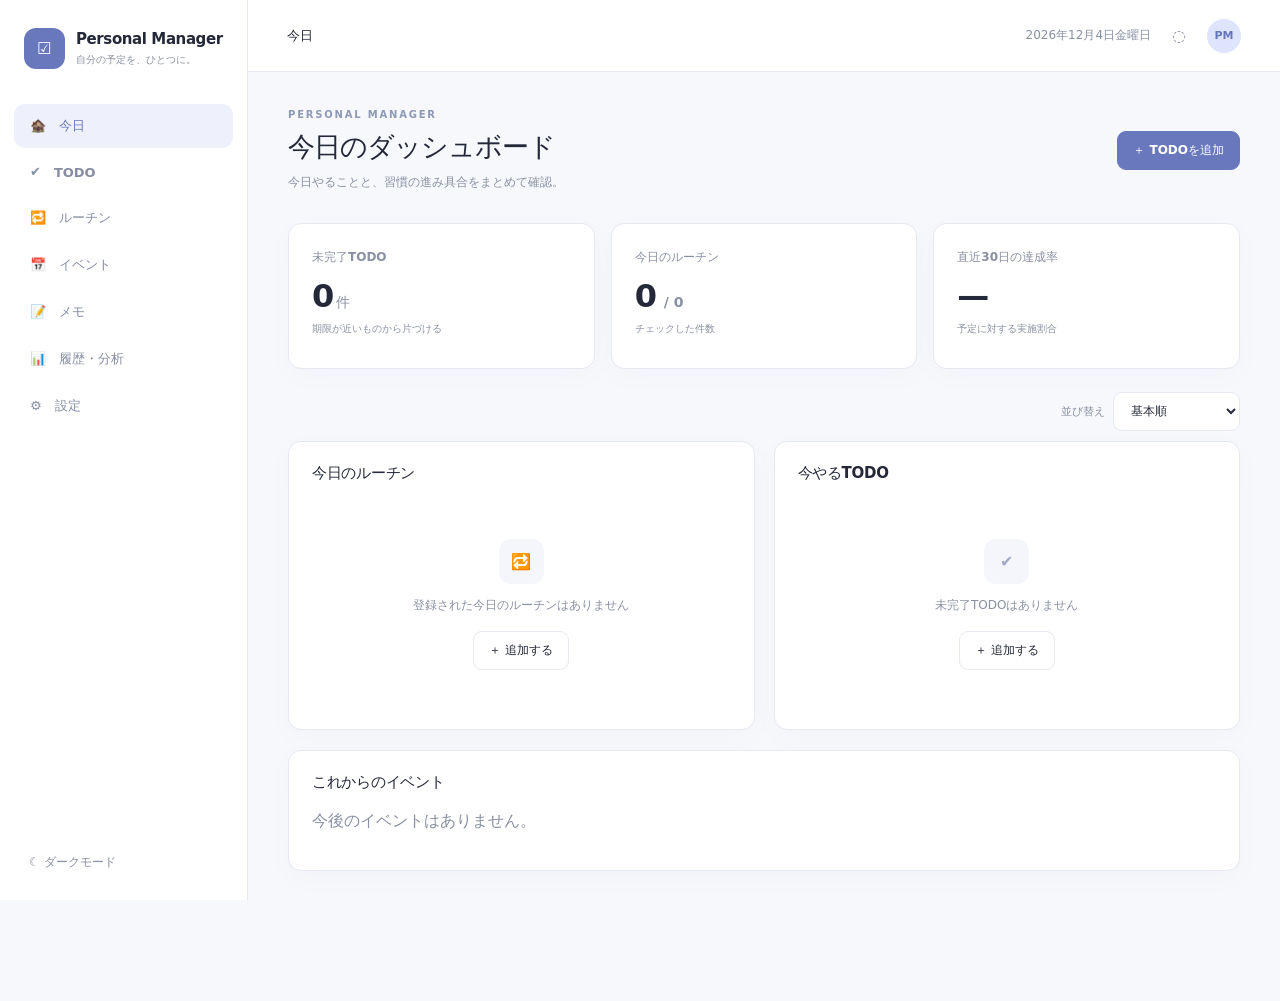
<file: index.html>
<!doctype html><html lang="ja"><head><meta charset="utf-8"><meta name="viewport" content="width=device-width,initial-scale=1,viewport-fit=cover"><meta name="theme-color" content="#6978bd"><meta name="apple-mobile-web-app-capable" content="yes"><meta name="apple-mobile-web-app-status-bar-style" content="default"><link rel="icon" href="./icon.svg"><link rel="apple-touch-icon" href="./apple-touch-icon.png"><link rel="manifest" href="./manifest.webmanifest"><link rel="stylesheet" href="./styles.css"><title>Personal Manager</title></head><body><div id="app"></div><script type="module" src="./app.js"></script></body></html>
</file>
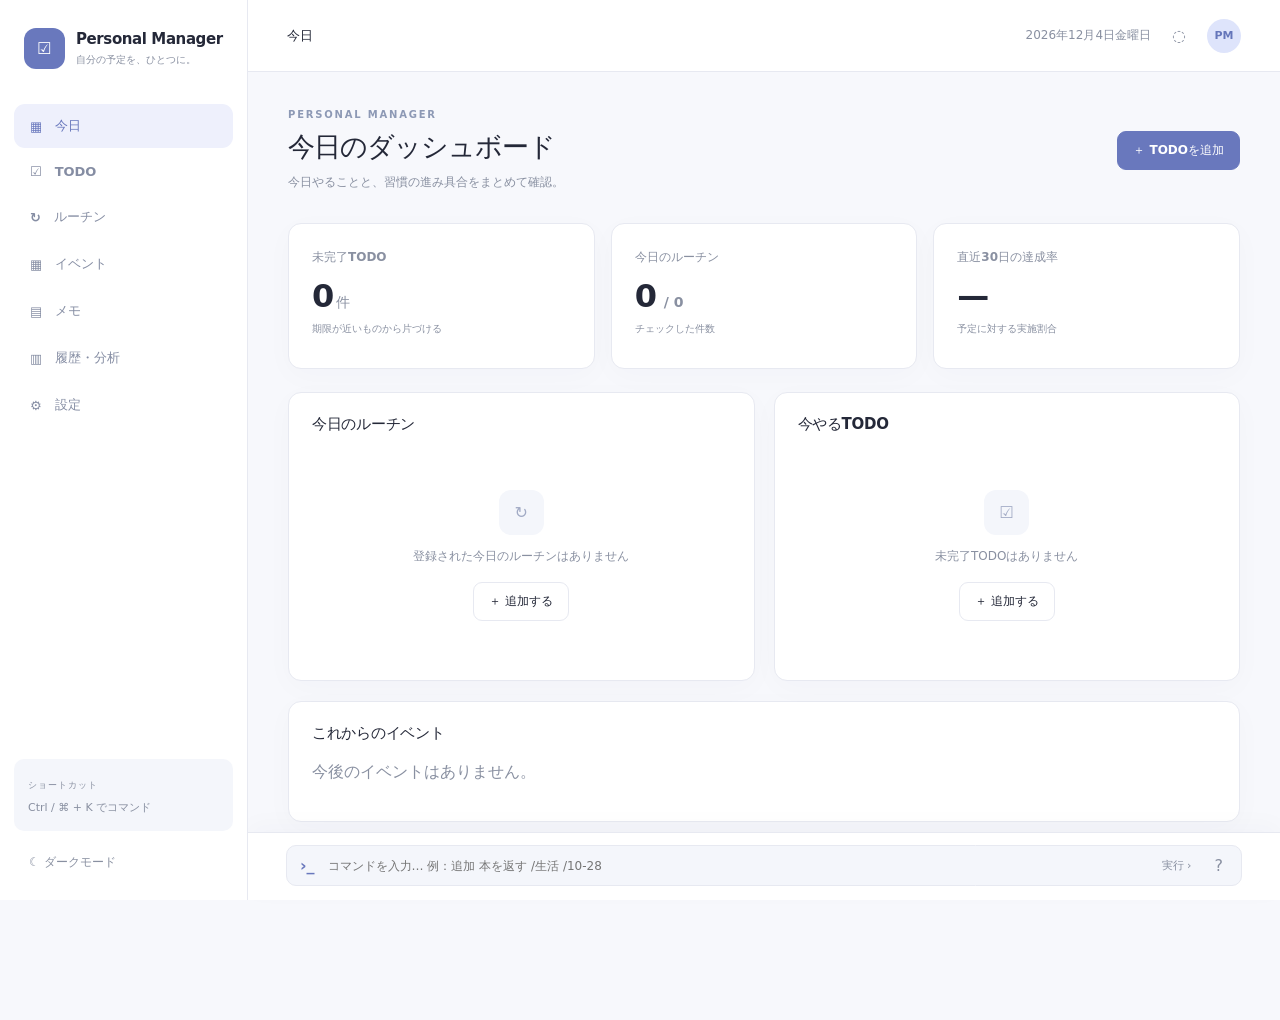
<file: PersonalManager_単体版.html>
<!doctype html><html lang="ja"><head><meta charset="utf-8"><meta name="viewport" content="width=device-width,initial-scale=1,viewport-fit=cover"><meta name="theme-color" content="#6978bd"><meta name="apple-mobile-web-app-capable" content="yes"><meta name="apple-mobile-web-app-status-bar-style" content="default"><link rel="icon" href="./icon.svg"><link rel="apple-touch-icon" href="./apple-touch-icon.png"><title>Personal Manager</title></head><body><div id="app"></div><style>
:root{font-family:'DM Sans','Noto Sans JP',system-ui,-apple-system,sans-serif;color:#242838;background:#f7f8fc;font-synthesis:none;-webkit-font-smoothing:antialiased;--bg:#f7f8fc;--paper:#fff;--paper2:#f4f6fb;--border:#e7e9f1;--text:#242838;--muted:#8990a1;--accent:#6978bd;--accent-bg:#eef0fc;--shadow:0 7px 30px rgba(38,49,86,.025)}
:root[data-theme='dark']{color-scheme:dark;--bg:#171922;--paper:#232633;--paper2:#2c3040;--border:#383d50;--text:#edf0f7;--muted:#a4aabe;--accent:#a5b3fb;--accent-bg:#353d5c;--shadow:none}
*{box-sizing:border-box}html,body,#root{min-height:100%;margin:0}body{background:var(--bg);color:var(--text)}button,input,textarea,select{font:inherit}button{cursor:pointer}input,select,textarea{outline:none}input:focus-visible,textarea:focus-visible,select:focus-visible{border-color:var(--accent)!important;box-shadow:0 0 0 3px rgba(105,120,189,.13)}button:focus-visible{outline:3px solid var(--accent);outline-offset:2px}.app{display:flex;min-height:100vh}.sidebar{width:248px;background:var(--paper);border-right:1px solid var(--border);flex-shrink:0;position:sticky;top:0;height:100vh;display:flex;flex-direction:column;padding:28px 14px 20px;z-index:9}.brand{display:flex;align-items:center;gap:11px;padding:0 10px 35px}.brand-icon{display:grid;place-items:center;background:#6978bd;color:#fff;width:41px;height:41px;border-radius:12px;flex-shrink:0}.brand strong{font-size:15px;letter-spacing:-.4px;display:block}.brand small{font-size:10px;color:var(--muted);display:block;margin-top:5px}.nav-group{display:flex;flex-direction:column;gap:3px}.nav-item{display:flex;align-items:center;gap:13px;padding:13px 16px;width:100%;border:0;border-radius:11px;background:transparent;color:#858da3;text-align:left;font-weight:600;font-size:13px;transition:background .15s}.nav-item.active{background:var(--accent-bg);color:var(--accent)}.nav-item:hover:not(.active){background:var(--paper2);color:var(--text)}.nav-item em{font-style:normal;font-size:11px;border-radius:20px;padding:2px 7px;margin-left:auto;background:var(--paper2);color:var(--muted)}.sidebar-bottom{margin-top:auto}.sidebar-hint{background:var(--paper2);border-radius:10px;padding:14px;margin-bottom:14px}.mini-label{letter-spacing:.12em;font-size:9px;color:var(--muted);font-weight:700}.sidebar-hint p{font-size:11px;color:var(--muted);margin:7px 0 0;line-height:1.6}.theme-switch{display:flex;align-items:center;gap:10px;color:var(--muted);background:none;border:0;padding:9px 15px;font-size:12px;width:100%}.main{min-width:0;flex:1;display:flex;flex-direction:column;min-height:100vh}.topbar{height:72px;background:var(--paper);border-bottom:1px solid var(--border);padding:0 39px;display:flex;justify-content:space-between;align-items:center;flex-shrink:0}.topbar-title{font-size:13px;font-weight:700}.topbar-right{display:flex;align-items:center;gap:21px}.today-text{font-size:12px;color:var(--muted)}.sync-indicator{display:grid;place-items:center;color:var(--muted)}.sync-indicator.synced{color:#5fac89}.avatar{width:34px;height:34px;border-radius:50%;border:0;background:#dee4fb;color:#6576ba;font-weight:800;font-size:11px}.content{width:min(1120px,100%);margin:0 auto;padding:37px 40px 110px;flex:1}.page-intro{display:flex;justify-content:space-between;align-items:center;gap:16px;margin-bottom:30px}.eyebrow{font-size:10px;letter-spacing:.18em;font-weight:800;color:#8d99b5;margin-bottom:9px}.page-intro h1{font-size:27px;letter-spacing:-1px;margin:0 0 8px;font-weight:800}.page-intro p{font-size:12px;margin:0;color:var(--muted);line-height:1.65}.btn{display:inline-flex;align-items:center;justify-content:center;gap:8px;border:1px solid var(--border);border-radius:9px;min-height:39px;padding:0 15px;font-size:12px;font-weight:700;white-space:nowrap;background:var(--paper);color:var(--text);transition:transform .12s,background .12s}.btn:hover{transform:translateY(-1px)}.btn.primary{background:#6978bd;color:#fff;border-color:#6978bd}.btn.secondary{background:var(--paper);color:var(--text)}.btn.danger{color:#c75663;border-color:#ebc4ca;background:transparent}.btn.tiny{min-height:28px;padding:0 11px}.btn:disabled{opacity:.5;cursor:default}.stat-grid{display:grid;grid-template-columns:repeat(3,minmax(0,1fr));gap:16px;margin-bottom:23px}.stat-card{background:var(--paper);border:1px solid var(--border);border-radius:13px;padding:22px 23px;min-height:146px;box-shadow:var(--shadow)}.stat-card.accent{border-color:#bbc5f0;background:linear-gradient(135deg,var(--paper),var(--accent-bg))}.stat-card>span{font-size:12px;font-weight:600;color:var(--muted)}.stat-card strong{display:block;font-size:32px;line-height:1.5;margin:6px 0 0;letter-spacing:-1px}.stat-card strong small{font-size:14px;letter-spacing:0;color:var(--muted);font-weight:600;margin-left:3px}.stat-card p{color:var(--muted);font-size:10px;margin:2px 0 0}.two-col{display:grid;grid-template-columns:1fr 1fr;gap:19px;margin-bottom:20px}.panel{background:var(--paper);border:1px solid var(--border);border-radius:13px;padding:22px 23px;box-shadow:var(--shadow);margin-bottom:20px;min-width:0}.two-col .panel{margin-bottom:0}.panel-head{display:flex;align-items:center;justify-content:space-between;gap:12px;margin-bottom:19px}.panel-head h2{font-size:15px;margin:0;font-weight:800;letter-spacing:-.3px}.text-btn{display:inline-flex;align-items:center;gap:4px;color:var(--accent);font-size:11px;font-weight:700;border:0;background:none;padding:3px}.task-row{display:flex;align-items:center;min-height:74px;gap:11px;border-bottom:1px solid var(--border);padding:12px 0}.task-row:last-child{border-bottom:0}.task-check{width:18px;height:18px;margin:0;accent-color:#6978bd;flex-shrink:0;cursor:pointer}.task-accent{width:4px;height:29px;border-radius:4px;flex-shrink:0}.task-body{min-width:0;flex:1;cursor:pointer}.task-title{font-size:12px;font-weight:700;line-height:1.6;overflow-wrap:anywhere}.is-done .task-title{text-decoration:line-through;color:var(--muted)}.task-details{font-size:10px;color:var(--muted);display:flex;flex-wrap:wrap;gap:4px 10px;line-height:1.7;margin-top:3px}.task-details span:not(:last-child){position:relative}.task-details .overdue{color:#cf6672;font-weight:700}.task-id{opacity:.6;font-family:ui-monospace,monospace}.note-preview{max-width:180px;white-space:nowrap;overflow:hidden;text-overflow:ellipsis}.priority-high{font-size:9px;margin-left:8px;color:#d66e77;background:#fff0f1;border-radius:3px;padding:3px 5px}.icon-btn{background:none;border:0;color:var(--muted);display:grid;place-items:center;border-radius:8px;min-width:30px;height:30px}.icon-btn:hover{color:var(--accent);background:var(--accent-bg)}.progress-inline{color:var(--accent);font-weight:700}.empty{padding:37px 10px;display:flex;flex-direction:column;align-items:center;text-align:center;gap:11px;color:var(--muted)}.empty-icon{width:45px;height:45px;background:var(--paper2);border-radius:12px;display:grid;place-items:center;color:#a2abc5}.empty p{font-size:12px;margin:0 0 4px;line-height:1.8}.upcoming-grid{display:grid;grid-template-columns:repeat(4,minmax(0,1fr));gap:10px}.event-chip{border:1px solid var(--border);border-radius:10px;padding:15px;min-width:0;cursor:pointer}.event-chip:hover{border-color:var(--accent)}.event-date{color:var(--muted);font-size:10px;margin-bottom:8px}.event-chip-title{font-size:12px;font-weight:700;display:flex;align-items:center;gap:6px;overflow-wrap:anywhere}.color-dot{width:9px;height:9px;border-radius:50%;display:inline-block;flex-shrink:0}.event-chip small{font-size:10px;color:var(--muted);display:block;margin-top:7px}.muted{color:var(--muted)}.toolbar{display:flex;flex-wrap:wrap;gap:11px;align-items:center;margin:0 0 20px}.search-box{display:flex;align-items:center;gap:8px;border:1px solid var(--border);background:var(--paper);color:var(--muted);border-radius:9px;padding:0 12px;min-height:39px;flex:1;min-width:185px}.search-box input{border:0;width:100%;color:var(--text);background:none;outline:none;font-size:12px}.search-box input:focus{box-shadow:none}.select{border:1px solid var(--border);border-radius:9px;padding:0 32px 0 13px;min-height:39px;background:var(--paper);color:var(--text);font-size:12px;max-width:100%}.toolbar-spacer{flex:1}.list-panel{padding-top:10px;padding-bottom:10px}.list-panel .task-row{padding:14px 3px}.segmented{display:flex;gap:3px;padding:4px;border:1px solid var(--border);border-radius:10px;background:var(--paper)}.segmented button{background:transparent;color:var(--muted);font-size:11px;border:0;border-radius:7px;padding:9px 12px;white-space:nowrap}.segmented button.selected{background:var(--accent-bg);color:var(--accent);font-weight:700}.calendar-header{display:flex;justify-content:center;align-items:center;gap:18px;margin-bottom:21px}.calendar-header h2{font-size:17px;min-width:125px;text-align:center}.calendar-grid{display:grid;grid-template-columns:repeat(7,minmax(0,1fr));border-top:1px solid var(--border);border-left:1px solid var(--border)}.weekday-head{text-align:center;padding:10px 0;font-size:11px;font-weight:700;color:var(--muted);border-bottom:1px solid var(--border);border-right:1px solid var(--border)}.calendar-cell{min-height:108px;border-bottom:1px solid var(--border);border-right:1px solid var(--border);padding:7px;min-width:0;overflow:hidden}.calendar-cell.blank{background:var(--paper2)}.calendar-cell.current{background:var(--accent-bg)}.day-number{background:none;border:0;font-size:11px;color:var(--text);font-weight:700;width:25px;height:25px;border-radius:50%}.day-number:hover,.calendar-cell.current .day-number{background:var(--accent);color:#fff}.day-events{display:flex;flex-direction:column;gap:3px;margin-top:4px}.calendar-event{border:0;border-left:3px solid;padding:4px 5px;text-align:left;font-size:9px;color:var(--text);border-radius:3px;overflow:hidden;text-overflow:ellipsis;white-space:nowrap}.day-events small{font-size:9px;color:var(--muted)}.event-row{display:flex;align-items:center;text-align:left;width:100%;background:transparent;border:0;border-bottom:1px solid var(--border);gap:14px;padding:13px 0;color:var(--text)}.event-row:last-child{border:0}.event-day{border:1px solid var(--border);border-radius:9px;min-width:50px;text-align:center;padding:7px 4px;display:flex;flex-direction:column}.event-day strong{font-size:20px;line-height:1.2}.event-day small{font-size:10px;color:var(--muted)}.memo-grid{display:grid;grid-template-columns:repeat(3,minmax(0,1fr));gap:15px}.memo-card{border:1px solid var(--border);background:var(--paper);border-radius:12px;text-align:left;color:var(--text);padding:20px;min-height:205px;position:relative;overflow:hidden;display:flex;flex-direction:column}.memo-card:hover{border-color:var(--accent)}.memo-accent{position:absolute;height:5px;top:0;left:0;right:0}.memo-label{font-size:10px;color:var(--muted);margin-bottom:12px}.memo-card h3{font-size:15px;margin:0 0 9px}.memo-card p{font-size:11px;color:var(--muted);line-height:1.8;display:-webkit-box;-webkit-line-clamp:3;-webkit-box-orient:vertical;overflow:hidden;white-space:pre-wrap;flex:1}.memo-card small{font-size:10px;color:var(--muted)}.date-range{display:flex;gap:12px;margin-bottom:20px;flex-wrap:wrap}.date-range label{display:flex;gap:9px;align-items:center;font-size:12px;color:var(--muted)}.date-range input{border:1px solid var(--border);border-radius:8px;background:var(--paper);color:var(--text);padding:8px}.fine-print{font-size:11px;color:var(--muted);line-height:1.85;margin:0 0 18px}.progress-row{padding:15px 0;border-bottom:1px solid var(--border)}.progress-row:last-child{border:0}.progress-label{display:flex;gap:9px;align-items:center;font-size:12px}.progress-label span{font-weight:700}.progress-label small{font-size:10px;color:var(--muted);margin-left:auto}.progress-label strong{font-size:13px;margin-left:10px;min-width:40px;text-align:right}.progress-track{height:9px;background:var(--paper2);border-radius:20px;overflow:hidden;margin-top:11px}.progress-fill{height:100%;border-radius:20px;transition:width .2s}.progress-sub{font-size:10px;color:var(--muted);display:block;margin-top:8px}.table-wrap{overflow-x:auto}.history-table{width:100%;border-collapse:collapse;text-align:left;font-size:11px;white-space:nowrap}.history-table th{color:var(--muted);font-size:10px;background:var(--paper2);font-weight:700}.history-table td,.history-table th{padding:12px 13px;border-bottom:1px solid var(--border)}.history-table td:nth-child(3){max-width:230px;white-space:normal}.status-pill{border-radius:12px;font-size:10px;padding:4px 8px;background:var(--paper2);color:var(--muted)}.status-pill.complete{background:#e6f7ed;color:#46855e}.status-pill.pending{background:#fdf0e2;color:#b37b43}.empty-history{text-align:center;padding:25px;font-size:12px;color:var(--muted)}.category-row{display:flex;align-items:center;gap:12px;border-bottom:1px solid var(--border);padding:13px 0}.category-row:last-child{border:0}.category-row strong{font-size:12px}.category-row small{margin-left:auto;font-size:10px;color:var(--muted)}.category-swatch{width:19px;height:19px;border-radius:6px}.button-row{display:flex;gap:9px;flex-wrap:wrap;align-items:center}.cloud-settings .field{margin-bottom:15px}.cloud-settings>.btn{margin:0 0 15px}.auth-panel{padding:17px;background:var(--paper2);border-radius:10px}.auth-panel .field{margin-bottom:10px}.inline-icon{vertical-align:middle;margin-right:5px}.sync-pill{border-radius:20px;padding:5px 9px;font-size:10px;background:var(--paper2);color:var(--muted)}.sync-pill.good{background:#e4f5ea;color:#4d9a6f}.conflict-box{border:1px solid #e0a979;background:var(--paper);padding:15px;border-radius:10px;margin:12px 0}.conflict-box strong{font-size:12px}.conflict-box p{font-size:11px;color:var(--muted);line-height:1.8}.file-label{cursor:pointer}.file-label input{display:none}.command-dock{position:sticky;bottom:0;background:var(--paper);border-top:1px solid var(--border);padding:12px 38px 14px;z-index:6;box-shadow:0 -8px 25px rgba(40,48,74,.025)}.command-wrap{max-width:1040px;margin:auto;background:var(--paper2);border:1px solid var(--border);border-radius:10px;display:flex;align-items:center;gap:11px;padding:0 13px;color:var(--accent)}.command-wrap form{display:flex;align-items:center;flex:1;min-width:0}.command-wrap input{font-size:12px;background:transparent;color:var(--text);border:0;height:39px;flex:1;min-width:0;outline:none}.command-wrap input:focus{box-shadow:none}.command-wrap form>button{display:flex;align-items:center;gap:4px;background:transparent;border:0;color:var(--muted);font-size:11px;padding:7px}.help-button{background:none;border:0;color:var(--muted);padding:5px}.command-output{max-width:1040px;margin:0 auto 6px;padding:8px 12px;background:var(--paper);border-radius:8px;font-size:11px;color:var(--muted)}.command-output p{margin:3px 0}.command-help{display:flex;flex-wrap:wrap;gap:7px;margin-top:9px}.command-help strong{width:100%;color:var(--text)}.command-help code{padding:5px 8px;border:1px solid var(--border);border-radius:5px;font-size:10px}.command-help small{width:100%;font-size:10px}.modal-overlay{position:fixed;inset:0;background:rgba(15,21,43,.55);z-index:30;display:flex;align-items:center;justify-content:center;padding:14px}.modal{background:var(--paper);color:var(--text);border-radius:15px;width:min(580px,100%);max-height:min(92vh,900px);display:flex;flex-direction:column;box-shadow:0 18px 80px rgba(20,25,60,.2)}.modal-head{display:flex;align-items:center;justify-content:space-between;border-bottom:1px solid var(--border);padding:20px 25px}.modal-head h2{font-size:17px;margin:0}.editor-form{padding:22px 25px 23px;overflow-y:auto}.field{display:flex;flex-direction:column;gap:7px;margin-bottom:17px}.field span{font-size:11px;font-weight:700;color:var(--text)}.field input:not([type='color']),.field select,.field textarea{border:1px solid var(--border);border-radius:8px;min-height:40px;padding:10px 11px;color:var(--text);background:var(--paper);font-size:12px;width:100%}.field textarea{min-height:92px;resize:vertical;line-height:1.8}.field input[type='color']{width:45px;height:39px;border:1px solid var(--border);border-radius:6px;padding:3px;background:var(--paper);cursor:pointer}.color-input{display:flex;align-items:center;gap:6px;min-height:40px}.form-two{display:grid;grid-template-columns:1fr 1fr;gap:15px}.weekday-picker{display:flex;gap:6px;margin:-5px 0 18px}.weekday-picker button{width:38px;height:38px;border:1px solid var(--border);background:var(--paper);color:var(--text);border-radius:8px;font-size:12px}.weekday-picker button.selected{background:var(--accent);color:var(--paper);border-color:var(--accent)}.quick-colors{display:flex;flex-wrap:wrap;gap:7px;margin:0 0 18px}.quick-color{width:27px;height:27px;border-radius:50%;border:2px solid var(--paper);outline:1px solid var(--border)}.modal-actions{display:flex;gap:9px;align-items:center;border-top:1px solid var(--border);padding-top:17px;margin-top:10px}.toast{position:fixed;bottom:95px;right:25px;padding:13px 18px;border-radius:10px;background:#27304f;color:white;font-size:12px;z-index:40;box-shadow:0 8px 25px #0003;max-width:min(400px,90vw)}.nav-close,.mobile-menu,.mobile-tabs,.nav-backdrop{display:none}
@media(max-width:1080px){.sidebar{width:215px}.content{padding:30px 25px 110px}.topbar{padding:0 25px}.stat-card{padding:17px}.panel{padding:17px}.upcoming-grid{grid-template-columns:repeat(2,minmax(0,1fr))}}
@media(max-width:780px){.sidebar{position:fixed;transform:translateX(-100%);transition:transform .2s;width:250px}.sidebar.open{transform:none}.nav-backdrop{display:block;position:fixed;inset:0;background:#0005;z-index:8}.mobile-menu,.nav-close{display:grid}.nav-close{margin-left:auto}.topbar{height:61px;padding:0 15px}.topbar-title{display:flex;gap:12px;align-items:center}.topbar-right{gap:13px}.today-text{display:none}.content{padding:25px 16px 154px}.page-intro{align-items:flex-start}.page-intro h1{font-size:23px}.page-intro p{font-size:11px}.page-intro .btn{padding:0 10px}.stat-grid{gap:8px}.stat-card{padding:14px;min-height:120px}.stat-card>span{font-size:10px}.stat-card strong{font-size:25px}.stat-card strong small{font-size:11px}.stat-card p{font-size:9px}.two-col{grid-template-columns:1fr;gap:0}.two-col .panel{margin-bottom:17px}.upcoming-grid{grid-template-columns:repeat(2,minmax(0,1fr))}.memo-grid{grid-template-columns:repeat(2,minmax(0,1fr))}.calendar-cell{min-height:80px;padding:3px}.calendar-event{font-size:8px;padding:3px}.command-dock{position:fixed;bottom:58px;left:0;right:0;padding:7px 12px 8px}.mobile-tabs{display:flex;align-items:center;justify-content:space-around;position:fixed;bottom:0;left:0;right:0;z-index:7;background:var(--paper);border-top:1px solid var(--border);padding:5px 3px max(4px,env(safe-area-inset-bottom));height:58px}.mobile-tabs button{border:0;background:none;display:flex;flex-direction:column;align-items:center;justify-content:center;gap:3px;color:var(--muted);width:14%;min-width:0}.mobile-tabs button.active{color:var(--accent)}.mobile-tabs small{font-size:9px;white-space:nowrap}.toast{bottom:115px;right:10px}.modal{max-height:94vh}.calendar-panel{padding:11px}.calendar-header h2{font-size:14px}.calendar-header{gap:7px}.command-wrap input{font-size:11px}}
@media(max-width:460px){.stat-grid{grid-template-columns:repeat(2,minmax(0,1fr))}.stat-grid .stat-card:last-child{grid-column:span 2}.page-intro{gap:10px}.page-intro h1{font-size:20px}.page-intro>.btn{font-size:10px;min-height:35px}.memo-grid{grid-template-columns:1fr}.calendar-cell{min-height:65px}.calendar-event{max-width:100%;font-size:7px}.weekday-head{font-size:10px}.command-wrap form>button span{display:none}.editor-form{padding:15px}.modal-head{padding:16px}.form-two{grid-template-columns:1fr;gap:0}.modal-actions .btn{padding:0 9px;font-size:10px}.task-details{font-size:9px}.stat-card strong{font-size:27px}}
</style><script>const uid = () => globalThis.crypto?.randomUUID?.() || `id-${Date.now().toString(36)}-${Math.random().toString(36).slice(2, 14)}`;
const isoNow = () => new Date().toISOString();
const dateStr = (d = new Date()) => `${d.getFullYear()}-${String(d.getMonth() + 1).padStart(2, '0')}-${String(d.getDate()).padStart(2, '0')}`;
const localDateTime = () => { const d = new Date(); return `${dateStr(d)}T${String(d.getHours()).padStart(2, '0')}:${String(d.getMinutes()).padStart(2, '0')}`; };
const fromDate = (s) => new Date(`${s}T12:00:00`);
const addDays = (s, days) => { const d = fromDate(s); d.setDate(d.getDate() + days); return dateStr(d); };
const diffDays = (a, b) => Math.round((Date.UTC(+a.slice(0, 4), +a.slice(5, 7) - 1, +a.slice(8, 10)) - Date.UTC(+b.slice(0, 4), +b.slice(5, 7) - 1, +b.slice(8, 10))) / 86400000);
const dayOfWeek = (s) => (fromDate(s).getDay() + 6) % 7;
const lastDay = (year, month) => new Date(year, month, 0).getDate();
const monthOffset = (s, n) => { const [y, m, d] = s.split('-').map(Number); const target = new Date(y, m - 1 + n, 1, 12); return `${target.getFullYear()}-${String(target.getMonth() + 1).padStart(2, '0')}-${String(Math.min(d, lastDay(target.getFullYear(), target.getMonth() + 1))).padStart(2, '0')}`; };
const yearOffset = (s, n) => { const [y, m, d] = s.split('-').map(Number); return `${y + n}-${String(m).padStart(2, '0')}-${String(Math.min(d, lastDay(y + n, m))).padStart(2, '0')}`; };
const isValidRange = (r, d) => d >= r.startDate && (!r.endDate || d <= r.endDate);
function isScheduled(r, d) {
    if (!isValidRange(r, d))
        return false;
    const rule = r.rule;
    if (rule.type === 'daily')
        return true;
    if (rule.type === 'weekday')
        return rule.weekdays.includes(dayOfWeek(d));
    if (rule.type === 'monthly') {
        const [y, m, day] = d.split('-').map(Number);
        return day === Math.min(rule.day, lastDay(y, m));
    }
    if (rule.type === 'yearly') {
        const [y, m, day] = d.split('-').map(Number);
        return m === rule.month && day === Math.min(rule.day, lastDay(y, m));
    }
    if (rule.type === 'interval') {
        const n = Math.max(1, rule.every);
        if (rule.unit === 'days')
            return diffDays(d, r.startDate) % n === 0;
        if (rule.unit === 'weeks')
            return diffDays(d, r.startDate) % (7 * n) === 0;
        const [sy, sm] = r.startDate.split('-').map(Number), [y, m] = d.split('-').map(Number);
        if (rule.unit === 'months') {
            const v = (y - sy) * 12 + m - sm;
            return v >= 0 && v % n === 0 && monthOffset(r.startDate, v) === d;
        }
        const v = y - sy;
        return v >= 0 && v % n === 0 && yearOffset(r.startDate, v) === d;
    }
    return false;
}
const weekStart = (s) => addDays(s, -dayOfWeek(s));
const getPeriodStart = (s, unit) => unit === 'week' ? weekStart(s) : `${s.slice(0, 7)}-01`;
const getPeriodEnd = (s, unit) => unit === 'week' ? addDays(getPeriodStart(s, unit), 6) : `${s.slice(0, 7)}-${lastDay(+s.slice(0, 4), +s.slice(5, 7))}`;
const inPeriod = (a, b, unit) => getPeriodStart(a, unit) === getPeriodStart(b, unit);
const emptyState = () => ({ version: 1, updatedAt: isoNow(), categories: [
        { id: 'study', name: '勉強', color: '#6499D5' }, { id: 'life', name: '生活', color: '#60AA86' },
        { id: 'hobby', name: '趣味', color: '#A28DCE' }, { id: 'health', name: '運動', color: '#E47980' },
        { id: 'culture', name: 'イベント', color: '#E6A14B' }
    ], todos: [], routines: [], completions: [], events: [], memos: [] });
const isDataState = (x) => !!x && typeof x === 'object' && Array.isArray(x.categories) && Array.isArray(x.todos) && Array.isArray(x.routines) && Array.isArray(x.completions) && Array.isArray(x.events) && Array.isArray(x.memos);
const loadLocal = () => { try {
    const x = JSON.parse(localStorage.getItem('personal-manager-v1') || 'null');
    return isDataState(x) ? x : emptyState();
}
catch {
    return emptyState();
} };
const labelRule = (r) => { switch (r.type) {
    case 'daily': return '毎日';
    case 'weekday': return `毎週 ${[...r.weekdays].sort().map(x => ['月', '火', '水', '木', '金', '土', '日'][x]).join('・')}曜`;
    case 'monthly': return `毎月${r.day}日`;
    case 'yearly': return `毎年${r.month}/${r.day}`;
    case 'interval': return `${r.every}${{ days: '日', weeks: '週', months: 'か月', years: '年' }[r.unit]}ごと`;
    case 'quota': return `${r.unit === 'week' ? '週' : '月'}${r.count}回`;
} };
const getColor = (item, data) => { const v = item.color || data.categories.find(c => c.id === item.categoryId)?.color || '#89929D'; return /^#[0-9a-fA-F]{6}$/.test(v) ? v : '#89929D'; };
const getRoutineStat = (r, comps, start, end) => {
    const logs = comps.filter(c => c.routineId === r.id && c.date >= start && c.date <= end && isValidRange(r, c.date));
    let scheduled = 0, completed = 0;
    if (r.rule.type !== 'quota') {
        for (let d = start; d <= end; d = addDays(d, 1)) {
            if (isScheduled(r, d)) {
                scheduled++;
                if (logs.some(c => c.date === d))
                    completed++;
            }
        }
    }
    else {
        const seen = new Set();
        for (let d = start; d <= end; d = addDays(d, 1)) {
            if (!isValidRange(r, d))
                continue;
            const key = getPeriodStart(d, r.rule.unit);
            if (seen.has(key))
                continue;
            seen.add(key);
            const periodStart = getPeriodStart(d, r.rule.unit), periodEnd = getPeriodEnd(d, r.rule.unit);
            const activeStart = r.startDate > periodStart ? r.startDate : periodStart, activeEnd = r.endDate && r.endDate < periodEnd ? r.endDate : periodEnd;
            const overlapStart = start > activeStart ? start : activeStart, overlapEnd = end < activeEnd ? end : activeEnd;
            if (overlapEnd < overlapStart)
                continue;
            const eligible = diffDays(activeEnd, activeStart) + 1, overlap = diffDays(overlapEnd, overlapStart) + 1;
            const goal = Math.min(r.rule.count, eligible) * overlap / eligible;
            scheduled += goal;
            const count = logs.filter(c => c.date >= overlapStart && c.date <= overlapEnd).length;
            completed += Math.min(count, goal);
        }
    }
    return { scheduled, completed, rate: scheduled > 0 ? Math.min(100, Math.round(completed / scheduled * 100)) : null };
};
const getRoutineProgress = (r, comps, today) => {
    if (r.rule.type !== 'quota') {
        return { done: comps.some(c => c.routineId === r.id && c.date === today), count: comps.some(c => c.routineId === r.id && c.date === today) ? 1 : 0, goal: 1 };
    }
    const { unit, count } = r.rule;
    const x = comps.filter(c => c.routineId === r.id && inPeriod(c.date, today, unit)).length;
    return { done: comps.some(c => c.routineId === r.id && c.date === today), count: x, goal: count };
};
function historyRows(data, start, end) {
    const rows = [];
    const today = dateStr(), upper = end < today ? end : today;
    for (const t of data.todos) {
        const d = t.completedAt ? dateStr(new Date(t.completedAt)) : t.dueAt?.slice(0, 10);
        if (d && d >= start && d <= end)
            rows.push({ date: d, kind: 'TODO', title: t.title, category: data.categories.find(c => c.id === t.categoryId)?.name || '', status: t.completedAt ? '完了' : '未完了', completedAt: t.completedAt ? new Date(t.completedAt).toLocaleString('ja-JP') : '', notes: t.notes });
    }
    for (const r of data.routines) {
        for (let d = start; d <= upper; d = addDays(d, 1)) {
            if (!isValidRange(r, d))
                continue;
            const c = data.completions.find(x => x.routineId === r.id && x.date === d);
            if (r.rule.type === 'quota' && !c)
                continue;
            if (r.rule.type !== 'quota' && !isScheduled(r, d) && !c)
                continue;
            rows.push({ date: d, kind: 'ルーチン', title: r.title, category: data.categories.find(x => x.id === r.categoryId)?.name || '', status: c ? '完了' : '未実施', completedAt: c ? new Date(c.at).toLocaleString('ja-JP') : '', notes: r.notes });
        }
    }
    return rows.sort((a, b) => b.date.localeCompare(a.date) || a.title.localeCompare(b.title));
}
const csvSafe = (s) => { let v = String(s ?? ''); if (/^[=+@\-\t\r]/.test(v))
    v = "'" + v; return `"${v.replace(/"/g, '""')}"`; };
const toCSV = (rows) => '\uFEFF' + rows.map(x => x.map(csvSafe).join(',')).join('\r\n') + '\r\n';
const downloadFile = (name, content, mime) => { const b = new Blob([content], { type: mime }); const u = URL.createObjectURL(b); const a = document.createElement('a'); a.href = u; a.download = name; document.body.appendChild(a); a.click(); a.remove(); setTimeout(() => URL.revokeObjectURL(u), 5000); };
const exportHistory = (data, start, end) => downloadFile(`履歴_${start}_${end}.csv`, toCSV([['日付', '種別', '項目', 'カテゴリ', '状態', '完了日時', '備考'], ...historyRows(data, start, end).map(x => [x.date, x.kind, x.title, x.category, x.status, x.completedAt, x.notes])]), 'text/csv;charset=utf-8');
const exportStats = (data, start, end) => downloadFile(`達成率_${start}_${end}.csv`, toCSV([['項目', 'カテゴリ', 'ルール', '予定回数', '達成回数', '達成率(%)'], ...data.routines.map(r => { const stat = getRoutineStat(r, data.completions, start, end); return [r.title, data.categories.find(c => c.id === r.categoryId)?.name || '', labelRule(r.rule), Math.round(stat.scheduled * 10) / 10, Math.round(stat.completed * 10) / 10, stat.rate ?? '']; })]), 'text/csv;charset=utf-8');

const $=s=>document.querySelector(s), root=$('#app');
const esc=v=>String(v??'').replace(/[&<>"']/g,c=>({'&':'&amp;','<':'&lt;','>':'&gt;','"':'&quot;',"'":'&#39;'}[c]));
let now=dateStr();const weekdays=['月','火','水','木','金','土','日'];
let d=loadLocal(),tab='today',filter='all',status='open',query='',modal=null,calMonth=now.slice(0,7),evView='calendar',range='30',rangeStart=addDays(now,-29),rangeEnd=now,cmdMsg='',help=false,menu=false;
let theme=localStorage.getItem('pm-theme')||'light';document.documentElement.dataset.theme=theme;
let cloudConfig=JSON.parse(localStorage.getItem('pm-cloud-config')||'{"url":"","key":""}'),session=JSON.parse(localStorage.getItem('pm-session')||'null'),cloudReady=false,cloudChoice=null,cloudMessage='未接続',syncTimer=null;
const ico={today:'▦',todos:'☑',routines:'↻',events:'▦',memos:'▤',history:'▥',settings:'⚙'},names={today:'今日',todos:'TODO',routines:'ルーチン',events:'イベント',memos:'メモ',history:'履歴・分析',settings:'設定'},kindLabels={todo:'TODO',routine:'ルーチン',event:'イベント',memo:'メモ',category:'カテゴリ'};
const getCat=id=>d.categories.find(x=>x.id===id)?.name||'未分類', color=x=>getColor(x,d),dot=x=>`<span class="color-dot" style="background:${esc(color(x))}"></span>`;
const belongs=x=>filter==='all'||x.categoryId===filter,match=x=>(`${x.title} ${x.notes||''} ${x.body||''}`).toLowerCase().includes(query.toLowerCase());
const getRoutinesToday=()=>d.routines.filter(r=>isScheduled(r,now)||(r.rule.type==='quota'&&r.startDate<=now&&(!r.endDate||r.endDate>=now)));
const getStats=(s=addDays(now,-29),e=now)=>{const list=d.routines.filter(belongs).map(r=>({r,...getRoutineStat(r,d.completions,s,e)}));const scheduled=list.reduce((x,y)=>x+y.scheduled,0),completed=list.reduce((x,y)=>x+y.completed,0);return{list,scheduled,completed,rate:scheduled?Math.round(completed/scheduled*100):null}};
const pc=n=>Number.isInteger(n)?n:n.toFixed(1);
const fmtDate=s=>s?`${Number(s.slice(5,7))}/${Number(s.slice(8,10))}`:'—';
const formDate=s=>s?`${fmtDate(s)} ${s.includes('T')?s.slice(11,16):''}`:'';
const classes=['#6499D5','#60AA86','#A28DCE','#E47980','#E6A14B','#E7C95A','#DA81AE','#89929D'];
const allFilters=()=>`<select id="cat-filter" class="select"><option value="all">全カテゴリ</option>${d.categories.map(c=>`<option value="${esc(c.id)}" ${filter===c.id?'selected':''}>${esc(c.name)}</option>`).join('')}</select>`;
const title=(text,desc,kind)=>`<div class="page-intro"><div><div class="eyebrow">PERSONAL MANAGER</div><h1>${text}</h1><p>${desc}</p></div>${kind?`<button class="btn primary" data-action="add" data-kind="${kind}">＋ ${kindLabels[kind]}を追加</button>`:''}</div>`;
const empty=(label,kind)=>`<div class="empty"><div class="empty-icon">${ico[kind==='event'?'events':kind==='routine'?'routines':kind==='memo'?'memos':'todos']}</div><p>${label}</p><button class="btn secondary" data-action="add" data-kind="${kind}">＋ 追加する</button></div>`;
const toolbar=()=>`<div class="toolbar"><div class="search-box"><span>⌕</span><input id="search" placeholder="名前・備考で検索" value="${esc(query)}"></div>${allFilters()}</div>`;
function todoRow(t){const overdue=t.dueAt&&!t.completedAt&&t.dueAt<localDateTime();return `<div class="task-row ${t.completedAt?'is-done':''}"><input class="task-check" type="checkbox" aria-label="完了" data-action="check-todo" data-id="${t.id}" ${t.completedAt?'checked':''}><div class="task-accent" style="background:${color(t)}"></div><div class="task-body" data-action="edit" data-kind="todo" data-id="${t.id}"><div class="task-title">${esc(t.title)}${t.priority==='high'?'<span class="priority-high">重要</span>':''}</div><div class="task-details"><span>${esc(getCat(t.categoryId))}</span>${t.dueAt?`<span class="${overdue?'overdue':''}">${esc(formDate(t.dueAt))}${overdue?'・期限切れ':''}</span>`:''}<span class="task-id">ID: ${t.id.slice(0,8)}</span>${t.notes?`<span class="note-preview">${esc(t.notes)}</span>`:''}</div></div><button class="icon-btn" data-action="edit" data-kind="todo" data-id="${t.id}">✎</button></div>`}
function routineRow(r){const p=getRoutineProgress(r,d.completions,now);return `<div class="task-row"><input class="task-check" type="checkbox" aria-label="今日の記録" data-action="check-routine" data-id="${r.id}" ${p.done?'checked':''}><div class="task-accent" style="background:${color(r)}"></div><div class="task-body" data-action="edit" data-kind="routine" data-id="${r.id}"><div class="task-title">${esc(r.title)}</div><div class="task-details"><span>${esc(getCat(r.categoryId))}</span><span>${esc(labelRule(r.rule))}</span>${r.rule.type==='quota'?`<span class="progress-inline">${p.count} / ${p.goal}回</span>`:''}<span class="task-id">ID: ${r.id.slice(0,8)}</span>${r.notes?`<span class="note-preview">${esc(r.notes)}</span>`:''}</div></div><button class="icon-btn" data-action="edit" data-kind="routine" data-id="${r.id}">✎</button></div>`}
function eventRow(e){return `<button class="event-row" data-action="edit" data-kind="event" data-id="${e.id}"><span class="event-day"><strong>${esc(e.startAt.slice(8,10))}</strong><small>${+e.startAt.slice(5,7)}月</small></span><div class="task-accent" style="background:${color(e)}"></div><div class="task-body"><div class="task-title">${esc(e.title)}</div><div class="task-details"><span>${esc(getCat(e.categoryId))}</span><span>${esc(formDate(e.startAt))}${e.endAt?' 〜 '+esc(formDate(e.endAt)):''}</span>${e.location?`<span>${esc(e.location)}</span>`:''}</div></div><span class="muted">›</span></button>`}
function panel(head,inside,extra=''){return `<section class="panel ${extra}"><div class="panel-head"><h2>${head}</h2></div>${inside}</section>`}
function todayView(){let s=getStats(),active=d.todos.filter(t=>!t.completedAt&&(!t.dueAt||t.dueAt.slice(0,10)<=now)),routines=getRoutinesToday(),future=d.events.filter(e=>e.startAt.slice(0,10)>=now).sort((a,b)=>a.startAt.localeCompare(b.startAt)).slice(0,4);return `${title('今日のダッシュボード','今日やることと、習慣の進み具合をまとめて確認。','todo')}<div class="stat-grid"><div class="stat-card"><span>未完了TODO</span><strong>${d.todos.filter(x=>!x.completedAt).length}<small>件</small></strong><p>期限が近いものから片づける</p></div><div class="stat-card"><span>今日のルーチン</span><strong>${routines.filter(r=>getRoutineProgress(r,d.completions,now).done).length}<small> / ${routines.length}</small></strong><p>チェックした件数</p></div><div class="stat-card"><span>直近30日の達成率</span><strong>${s.rate===null?'—':s.rate}<small>${s.rate===null?'':'%'}</small></strong><p>予定に対する実施割合</p></div></div><div class="two-col">${panel('今日のルーチン',routines.length?routines.map(routineRow).join(''):empty('登録された今日のルーチンはありません','routine'))}${panel('今やるTODO',active.length?active.sort((a,b)=>(a.dueAt||'9999').localeCompare(b.dueAt||'9999')).map(todoRow).join(''):empty('未完了TODOはありません','todo'))}</div>${panel('これからのイベント',future.length?`<div class="upcoming-grid">${future.map(e=>`<div class="event-chip" data-action="edit" data-kind="event" data-id="${e.id}"><div class="event-date">${esc(fmtDate(e.startAt))}</div><div class="event-chip-title">${dot(e)} ${esc(e.title)}</div><small>${esc(e.startAt.slice(11,16))} ${esc(e.location||'')}</small></div>`).join('')}</div>`:'<p class="muted">今後のイベントはありません。</p>')}`;}
function todosView(){let items=d.todos.filter(x=>belongs(x)&&match(x)&&(status==='all'||(status==='done'?!!x.completedAt:!x.completedAt))).sort((a,b)=>Number(!!a.completedAt)-Number(!!b.completedAt)||(a.dueAt||'9999').localeCompare(b.dueAt||'9999'));return `${title('TODO','突発的な用事から期限つきタスクまで。','todo')}${toolbar()}<div class="toolbar"><select class="select" id="status-filter"><option value="open" ${status==='open'?'selected':''}>未完了</option><option value="done" ${status==='done'?'selected':''}>完了</option><option value="all" ${status==='all'?'selected':''}>すべて</option></select></div><section class="panel list-panel">${items.length?items.map(todoRow).join(''):empty('条件に合うTODOがありません','todo')}</section>`}
function routinesView(){let items=d.routines.filter(r=>belongs(r)&&match(r)&&(status==='all'||(status==='done'?getRoutineProgress(r,d.completions,now).done:getRoutinesToday().some(x=>x.id===r.id))));return `${title('ルーチン','定期的な活動を管理。完了履歴を自動保存します。','routine')}${toolbar()}<div class="toolbar"><select class="select" id="status-filter"><option value="open" ${status==='open'?'selected':''}>今日対象</option><option value="done" ${status==='done'?'selected':''}>今日完了</option><option value="all" ${status==='all'?'selected':''}>すべて</option></select></div><section class="panel list-panel">${items.length?items.map(routineRow).join(''):empty('条件に合うルーチンがありません','routine')}</section>`}
function shiftMonth(n){let [y,m]=calMonth.split('-').map(Number),x=new Date(y,m-1+n,1);calMonth=`${x.getFullYear()}-${String(x.getMonth()+1).padStart(2,'0')}`;render()}
function calendarHtml(){const [y,m]=calMonth.split('-').map(Number),offset=dayOfWeek(calMonth+'-01'),days=lastDay(y,m);let blocks=weekdays.map(w=>`<div class="weekday-head">${w}</div>`);for(let i=0;i<Math.ceil((offset+days)/7)*7;i++){let day=i-offset+1,valid=day>=1&&day<=days,iso=valid?`${calMonth}-${String(day).padStart(2,'0')}`:'';let events=iso?d.events.filter(e=>belongs(e)&&e.startAt.slice(0,10)<=iso&&(!e.endAt||e.endAt.slice(0,10)>=iso)):[];blocks.push(`<div class="calendar-cell ${iso===now?'current':''} ${valid?'':'blank'}">${valid?`<button class="day-number" data-action="add" data-kind="event" data-date="${iso}">${day}</button><div class="day-events">${events.slice(0,3).map(e=>`<button class="calendar-event" title="${esc(e.title)}" style="border-left-color:${color(e)};background:${color(e)}20" data-action="edit" data-kind="event" data-id="${e.id}">${esc(e.title)}</button>`).join('')}${events.length>3?`<small>他${events.length-3}件</small>`:''}</div>`:''}</div>`)}return `<div class="calendar-grid">${blocks.join('')}</div>`}
function eventsView(){return `${title('イベント','展覧会・上映・公演をカレンダーで整理。','event')}<div class="toolbar">${allFilters()}<div class="toolbar-spacer"></div><div class="segmented"><button data-action="ev-view" data-view="calendar" class="${evView==='calendar'?'selected':''}">カレンダー</button><button data-action="ev-view" data-view="list" class="${evView==='list'?'selected':''}">一覧</button></div></div>${evView==='calendar'?`<section class="panel calendar-panel"><div class="calendar-header"><button class="icon-btn" data-action="month-prev">❮</button><h2>${calMonth.slice(0,4)}年 ${+calMonth.slice(5)}月</h2><button class="icon-btn" data-action="month-next">❯</button><button class="btn tiny" data-action="month-now">今月</button></div>${calendarHtml()}</section>`:`<section class="panel list-panel">${d.events.filter(belongs).sort((a,b)=>a.startAt.localeCompare(b.startAt)).map(eventRow).join('')||empty('イベントはありません','event')}</section>`}`}
function memosView(){let items=d.memos.filter(x=>belongs(x)&&match(x)).sort((a,b)=>b.updatedAt.localeCompare(a.updatedAt));return `${title('メモ','アイデア・買い物・作品の感想などを保存。','memo')}${toolbar()}<div class="memo-grid">${items.map(m=>`<button class="memo-card" data-action="edit" data-kind="memo" data-id="${m.id}"><div class="memo-accent" style="background:${color(m)}"></div><div class="memo-label">${esc(getCat(m.categoryId))}</div><h3>${esc(m.title)}</h3><p>${esc(m.body||'本文なし')}</p><small>${esc(m.updatedAt.slice(0,10))} 更新</small></button>`).join('')||panel('',empty('メモはありません','memo'))}</div>`}
function historyView(){let start=range==='30'?addDays(now,-29):range==='month'?now.slice(0,7)+'-01':rangeStart,end=range==='custom'?rangeEnd:now,valid=start<=end&&new Date(end).getFullYear()-new Date(start).getFullYear()<5;let s=valid?getStats(start,end):null,rows=valid?historyRows(d,start,end).filter(x=>filter==='all'||x.category===getCat(filter)):[];return `${title('履歴・分析','直近30日の達成率や完了履歴を確認して、CSVに出力。')}<div class="toolbar"><div class="segmented">${[['30','直近30日'],['month','今月'],['custom','期間指定']].map(([v,n])=>`<button class="${range===v?'selected':''}" data-action="range" data-range="${v}">${n}</button>`).join('')}</div>${allFilters()}</div>${range==='custom'?`<div class="date-range"><label>開始 <input type="date" id="range-start" value="${esc(rangeStart)}"></label><label>終了 <input type="date" id="range-end" value="${esc(rangeEnd)}"></label></div>`:''}${!valid?'<section class="panel">開始日と終了日を確認してください。</section>':`<div class="stat-grid"><div class="stat-card accent"><span>総合ルーチン達成率</span><strong>${s.rate===null?'—':s.rate}<small>${s.rate===null?'':'%'}</small></strong><p>${start} 〜 ${end}</p></div><div class="stat-card"><span>実施回数</span><strong>${pc(s.completed)}<small>回相当</small></strong><p>目標 ${pc(s.scheduled)} 回相当</p></div><div class="stat-card"><span>履歴</span><strong>${rows.length}<small>件</small></strong><p>予定・実績を含む</p></div></div><section class="panel"><div class="panel-head"><h2>項目別の達成率</h2><button class="btn secondary" data-action="export-stats">↓ 達成率CSV</button></div><p class="fine-print">週・月N回は期間の端で目標回数を日数按分。実施がない日は履歴に未実施として記録されます（回数目標を除く）。</p>${s.list.map(x=>`<div class="progress-row"><div class="progress-label">${dot(x.r)}<span>${esc(x.r.title)}</span><small>${esc(labelRule(x.r.rule))}</small><strong>${x.rate===null?'—':x.rate+'%'}</strong></div><div class="progress-track"><div class="progress-fill" style="width:${x.rate||0}%;background:${color(x.r)}"></div></div><small class="progress-sub">${pc(x.completed)} / ${pc(x.scheduled)} 回相当</small></div>`).join('')||empty('ルーチンがありません','routine')}</section><section class="panel"><div class="panel-head"><h2>実施・完了履歴</h2><button class="btn secondary" data-action="export-history">↓ 履歴CSV</button></div><div class="table-wrap"><table class="history-table"><thead><tr><th>日付</th><th>種別</th><th>項目</th><th>カテゴリ</th><th>状態</th><th>完了日時</th></tr></thead><tbody>${rows.slice(0,250).map(h=>`<tr><td>${esc(h.date)}</td><td>${h.kind}</td><td>${esc(h.title)}</td><td>${esc(h.category)}</td><td><span class="status-pill ${h.status==='完了'?'complete':'pending'}">${h.status}</span></td><td>${esc(h.completedAt||'—')}</td></tr>`).join('')}</tbody></table>${rows.length>250?'<p class="fine-print">画面は250件まで。CSVは全件です。</p>':''}${!rows.length?'<p class="empty-history">履歴はありません。</p>':''}</div></section>`}`}
function settingsView(){return `${title('設定','カテゴリ色、データのバックアップ、クラウド同期。')}${panel('カテゴリと色分け',`<div class="button-row"><button class="btn secondary" data-action="add" data-kind="category">＋ カテゴリを追加</button></div><p class="fine-print">各項目は基本色を個別に上書きできます。</p><div class="category-list">${d.categories.map(c=>`<div class="category-row"><span class="category-swatch" style="background:${esc(c.color)}"></span><strong>${esc(c.name)}</strong><small>${[...d.todos,...d.routines,...d.events,...d.memos].filter(x=>x.categoryId===c.id).length}件</small><button class="icon-btn" data-action="edit" data-kind="category" data-id="${c.id}">✎</button></div>`).join('')}</div>`)}${panel('バックアップ・復元',`<p class="fine-print">ブラウザ内に自動保存。JSONからの復元は端末のデータを上書きします。</p><div class="button-row"><button class="btn secondary" data-action="backup">↓ JSONを保存</button><label class="btn secondary file-label">↑ JSONから復元<input type="file" id="restore-file" accept=".json,application/json"></label></div>`)}${panel('クラウド同期（任意）',`<p class="fine-print">別端末との同期には Supabase の無料プロジェクトを作成し、付属のSQLを実行してください。同期は最後に保存した端末の内容が優先されます。</p><div class="cloud-settings"><div class="form-two"><label class="field"><span>Project URL</span><input id="cloud-url" placeholder="https://xxx.supabase.co" value="${esc(cloudConfig.url)}"></label><label class="field"><span>Publishable / anon key</span><input id="cloud-key" value="${esc(cloudConfig.key)}" placeholder="sb_publishable_..."></label></div><button class="btn secondary" data-action="cloud-config">接続情報を保存</button><p class="fine-print" id="cloud-message">${esc(cloudMessage)}</p>${session?`<p class="fine-print">ログイン中: ${esc(session.user?.email||'')}</p>${cloudChoice?`<div class="conflict-box"><strong>端末とクラウドのデータが異なります</strong><p>先にJSONバックアップを取得してください。いずれかを採用すると他方を上書きします。</p><div class="button-row"><button class="btn primary" data-action="cloud-use-remote">↓ クラウドを採用</button><button class="btn secondary" data-action="cloud-use-local">↑ 端末を採用</button></div></div>`:''}<div class="button-row"><button class="btn secondary" data-action="cloud-refresh">クラウドから再読込</button><button class="btn secondary" data-action="cloud-logout">ログアウト</button></div>`:`<div class="auth-panel"><div class="form-two"><label class="field"><span>メールアドレス</span><input type="email" id="auth-email" placeholder="me@example.com"></label><label class="field"><span>パスワード</span><input type="password" id="auth-password"></label></div><div class="button-row"><button class="btn primary" data-action="cloud-signin">ログイン</button><button class="btn secondary" data-action="cloud-signup">新規登録</button></div></div>`}<p class="fine-print">service_roleキーは入力しないでください。ログインパスワードはアプリには保存しません。</p></div>`)}${panel('表示設定',`<button class="btn secondary" data-action="theme">${theme==='light'?'☾ ダークモード':'☀ ライトモード'}に切り替える</button>`)}`}
function modalHtml(){if(!modal)return '';const {kind,id,date}=modal,old=kind==='todo'?d.todos.find(x=>x.id===id):kind==='routine'?d.routines.find(x=>x.id===id):kind==='event'?d.events.find(x=>x.id===id):kind==='memo'?d.memos.find(x=>x.id===id):d.categories.find(x=>x.id===id),val=(key,def='')=>esc(old?.[key]??def),f=(label,key,type='text',def='',extra='')=>`<label class="field"><span>${label}</span><input name="${key}" type="${type}" value="${val(key,def)}" ${extra}></label>`,category=()=>`<label class="field"><span>カテゴリ</span><select name="categoryId">${d.categories.map(c=>`<option value="${c.id}" ${val('categoryId',d.categories[0]?.id)===c.id?'selected':''}>${esc(c.name)}</option>`).join('')}</select></label>`,colorField=()=>`<label class="field"><span>項目色（任意：カテゴリ色とは別に指定）</span><span class="color-input"><input name="colorValue" type="color" value="${val('color',d.categories.find(c=>c.id===(old?.categoryId||d.categories[0]?.id))?.color||'#6499D5')}"><label><input type="checkbox" name="colorOverride" ${old?.color?'checked':''}> 個別の色を使う</label></span></label>`,notes=()=>`<label class="field"><span>備考</span><textarea name="notes" rows="3">${val('notes')}</textarea></label>`;
let main='';if(kind==='category')main=`${f('カテゴリ名 *','name','text','','required autofocus')}${f('基本色','categoryColor','color',old?.color||'#6499D5')}<div class="quick-colors">${classes.map(x=>`<button type="button" class="quick-color" style="background:${x}" data-action="pick-color" data-color="${x}"></button>`).join('')}</div>`;else{main=`${f('名前・タイトル *','title','text','','required autofocus')}<div class="form-two">${category()}${colorField()}</div>`;if(kind==='todo')main+=`${f('期限・時刻','dueAt','datetime-local') }<label class="field"><span>優先度</span><select name="priority">${[['low','低'],['normal','通常'],['high','高']].map(([v,n])=>`<option value="${v}" ${(old?.priority||'normal')===v?'selected':''}>${n}</option>`).join('')}</select></label>${notes()}`;if(kind==='routine'){
 const r=old?.rule||{type:'daily'};main+=`<div class="form-two">${f('開始日','startDate','date',now,'required')}${f('終了日（任意）','endDate','date')}</div>${f('実施時刻（任意）','time','time')}<label class="field"><span>繰り返し</span><select name="ruleType" id="rule-type">${[['daily','毎日'],['weekday','毎週・曜日指定（複数可）'],['monthly','毎月1回（指定日）'],['yearly','毎年1回（指定日）'],['interval','N日／週／か月／年ごと'],['quota','週／月にN回']].map(([v,n])=>`<option value="${v}" ${r.type===v?'selected':''}>${n}</option>`).join('')}</select></label><div id="rule-options"></div>${notes()}`;
 }
 if(kind==='event')main+=`<div class="form-two">${f('開始日時 *','startAt','datetime-local',`${date||now}T10:00`,'required')}${f('終了日時（会期など）','endAt','datetime-local')}</div>${f('場所','location')}${f('関連URL','url','url')}${notes()}`;
 if(kind==='memo')main+=`<label class="field"><span>メモ本文</span><textarea name="body" rows="12">${val('body')}</textarea></label>`;}
 return `<div class="modal-overlay" data-action="modal-backdrop"><div class="modal" role="dialog" aria-modal="true"><div class="modal-head"><h2>${id?'編集':'新規登録'} · ${kindLabels[kind]}</h2><button type="button" class="icon-btn" data-action="close-modal">✕</button></div><form id="editor-form" class="editor-form">${main}<div class="modal-actions">${id?`<button type="button" class="btn danger" data-action="delete" data-kind="${kind}" data-id="${id}">削除</button>`:''}<div class="toolbar-spacer"></div><button type="button" class="btn secondary" data-action="close-modal">キャンセル</button><button class="btn primary" type="submit">✓ 保存する</button></div></form></div></div>`}
function ruleOptions(){if(!modal||modal.kind!=='routine')return;const r=d.routines.find(x=>x.id===modal.id)?.rule||{type:'daily'},type=$('#rule-type')?.value;if(!$('#rule-options'))return;$('#rule-options').innerHTML=type==='weekday'?`<div class="weekday-picker">${weekdays.map((w,i)=>`<label class="weekday-pill"><input type="checkbox" name="weekday" value="${i}" ${((r.type==='weekday'?r.weekdays:[5,6]).includes(i))?'checked':''}>${w}</label>`).join('')}</div>`:type==='monthly'?`<label class="field"><span>毎月の実施日（31日などは月末に調整）</span><input type="number" name="monthDay" min="1" max="31" value="${r.type==='monthly'?r.day:24}"></label>`:type==='yearly'?`<div class="form-two"><label class="field"><span>月</span><input type="number" name="yearMonth" min="1" max="12" value="${r.type==='yearly'?r.month:10}"></label><label class="field"><span>日</span><input type="number" name="yearDay" min="1" max="31" value="${r.type==='yearly'?r.day:24}"></label></div>`:type==='interval'?`<div class="form-two"><label class="field"><span>間隔</span><input type="number" name="every" min="1" max="365" value="${r.type==='interval'?r.every:2}"></label><label class="field"><span>単位（開始日が基準）</span><select name="intervalUnit">${[['days','日'],['weeks','週間'],['months','か月'],['years','年']].map(([v,n])=>`<option value="${v}" ${r.type==='interval'&&r.unit===v?'selected':''}>${n}</option>`).join('')}</select></label></div>`:type==='quota'?`<div class="form-two"><label class="field"><span>目標期間</span><select name="quotaUnit"><option value="week" ${r.type==='quota'&&r.unit==='week'?'selected':''}>週（月〜日）</option><option value="month" ${r.type==='quota'&&r.unit==='month'?'selected':''}>月</option></select></label><label class="field"><span>目標回数（1日1回）</span><input type="number" name="quotaCount" min="1" max="31" value="${r.type==='quota'?r.count:3}"></label></div>`:'';}
function render(){root.innerHTML=`<div class="app"><aside class="sidebar ${menu?'open':''}"><div class="brand"><div class="brand-icon">☑</div><div><strong>Personal Manager</strong><small>自分の予定を、ひとつに。</small></div><button class="icon-btn nav-close" data-action="menu">✕</button></div><div class="nav-group">${Object.keys(names).map(x=>`<button class="nav-item ${tab===x?'active':''}" data-action="nav" data-tab="${x}"><span class="nav-symbol">${ico[x]}</span>${names[x]}</button>`).join('')}</div><div class="sidebar-bottom"><div class="sidebar-hint"><span class="mini-label">ショートカット</span><p>Ctrl / ⌘ + K でコマンド</p></div><button class="theme-switch" data-action="theme">${theme==='light'?'☾ ダークモード':'☀ ライトモード'}</button></div></aside>${menu?'<div class="nav-backdrop" data-action="menu"></div>':''}<main class="main"><header class="topbar"><div class="topbar-title"><button class="icon-btn mobile-menu" data-action="menu">☰</button>${names[tab]}</div><div class="topbar-right"><span class="today-text">${new Date().toLocaleDateString('ja-JP',{year:'numeric',month:'long',day:'numeric',weekday:'long'})}</span><span class="sync-indicator ${cloudReady?'synced':''}" title="${esc(cloudMessage)}">${cloudReady?'☁':'◌'}</span><button class="avatar" data-action="nav" data-tab="settings">PM</button></div></header><div class="content">${({today:todayView,todos:todosView,routines:routinesView,events:eventsView,memos:memosView,history:historyView,settings:settingsView})[tab]()}</div><div class="command-dock"><div class="command-wrap"><strong>›_</strong><form id="command-form"><input id="command-input" placeholder="コマンドを入力… 例：追加 本を返す /生活 /10-28" autocomplete="off"><button type="submit">実行 ›</button></form><button class="help-button" data-action="help" title="コマンド一覧">?</button></div>${cmdMsg||help?`<div class="command-output">${cmdMsg?`<p>${esc(cmdMsg)}</p>`:''}${help?`<div class="command-help"><strong>コマンド例</strong>${['追加 本を返す /生活 /10-28','追加 病院に電話 /生活 /10-30 /16:00','習慣追加 掃除 /毎週:月,木 /生活','習慣追加 運動 /週3回 /運動','予定追加 展覧会 /11-03 /14:00 /イベント','完了 a1b2c3d4　/　取消 a1b2c3d4','削除 a1b2c3d4　/　表示 /生活'].map(x=>`<code>${esc(x)}</code>`).join('')}</div>`:''}</div>`:''}</div></main><div class="mobile-tabs">${Object.keys(names).map(x=>`<button class="${tab===x?'active':''}" data-action="nav" data-tab="${x}"><span>${ico[x]}</span><small>${x==='history'?'分析':names[x]}</small></button>`).join('')}</div></div>${modalHtml()}`;
 if(modal?.kind==='routine')ruleOptions();}
function persist(){d={...d,updatedAt:isoNow()};localStorage.setItem('personal-manager-v1',JSON.stringify(d));render();if(cloudReady&&session){clearTimeout(syncTimer);syncTimer=setTimeout(cloudWrite,1500)}}
const notify=msg=>{cmdMsg=msg;render()};
function checkTodo(id){d.todos=d.todos.map(t=>t.id===id?{...t,completedAt:t.completedAt?null:isoNow()}:t);persist()}
function checkRoutine(id){const r=d.routines.find(x=>x.id===id);if(!r||now<r.startDate||(r.endDate&&now>r.endDate)){notify('開始日・終了日の範囲外です');return;}let c=d.completions.find(c=>c.routineId===id&&c.date===now);d.completions=c?d.completions.filter(x=>x.id!==c.id):[...d.completions,{id:uid(),routineId:id,date:now,at:isoNow()}];persist()}
function deleteItem(kind,id){if(!confirm('この項目を削除しますか？'))return;if(kind==='todo')d.todos=d.todos.filter(x=>x.id!==id);if(kind==='routine'){d.routines=d.routines.filter(x=>x.id!==id);d.completions=d.completions.filter(x=>x.routineId!==id)}if(kind==='event')d.events=d.events.filter(x=>x.id!==id);if(kind==='memo')d.memos=d.memos.filter(x=>x.id!==id);if(kind==='category'){if(d.categories.length<2)return alert('カテゴリは1つ以上必要です');const next=d.categories.find(x=>x.id!==id).id;d.categories=d.categories.filter(x=>x.id!==id);for(let list of [d.todos,d.routines,d.events,d.memos])for(let x of list)if(x.categoryId===id)x.categoryId=next;}modal=null;persist()}
function saveEditor(form){const fd=new FormData(form),g=(n)=>String(fd.get(n)||''),{kind,id}=modal;let old=kind==='todo'?d.todos.find(x=>x.id===id):kind==='routine'?d.routines.find(x=>x.id===id):kind==='event'?d.events.find(x=>x.id===id):kind==='memo'?d.memos.find(x=>x.id===id):d.categories.find(x=>x.id===id);const idOut=id||uid();if(kind==='category'){if(!g('name').trim())return alert('カテゴリ名を入力してください');if(d.categories.some(x=>x.name===g('name').trim()&&x.id!==idOut))return alert('同名のカテゴリが存在します');d.categories=[...d.categories.filter(x=>x.id!==idOut),{id:idOut,name:g('name').trim(),color:g('categoryColor')}];}
 else{if(!g('title').trim())return alert('名前を入力してください');const common={id:idOut,title:g('title').trim(),categoryId:g('categoryId'),color:fd.get('colorOverride')?g('colorValue'):'',notes:g('notes'),createdAt:old?.createdAt||isoNow()};
 if(kind==='todo')d.todos=[...d.todos.filter(x=>x.id!==idOut),{...common,dueAt:g('dueAt'),priority:g('priority'),completedAt:old?.completedAt||null}];
 if(kind==='routine'){if(g('endDate')&&g('endDate')<g('startDate'))return alert('終了日は開始日以降にしてください');let type=g('ruleType'),rule={type};if(type==='weekday'){rule.weekdays=fd.getAll('weekday').map(Number);if(!rule.weekdays.length)return alert('曜日を選択してください')}if(type==='monthly')rule.day=Number(g('monthDay'));if(type==='yearly'){rule.month=Number(g('yearMonth'));rule.day=Number(g('yearDay'))}if(type==='interval'){rule.unit=g('intervalUnit');rule.every=Number(g('every'))}if(type==='quota'){rule.unit=g('quotaUnit');rule.count=Number(g('quotaCount'))}d.routines=[...d.routines.filter(x=>x.id!==idOut),{...common,startDate:g('startDate'),endDate:g('endDate'),time:g('time'),rule}];}
 if(kind==='event'){if(g('endAt')&&g('endAt')<g('startAt'))return alert('終了日時は開始日時以降にしてください');d.events=[...d.events.filter(x=>x.id!==idOut),{...common,startAt:g('startAt'),endAt:g('endAt'),location:g('location'),url:g('url')}];}
 if(kind==='memo')d.memos=[...d.memos.filter(x=>x.id!==idOut),{...common,body:g('body'),updatedAt:isoNow()}];}
 modal=null;cmdMsg='保存しました';persist()}
function parseDate(s){if(/^\d{4}-\d{2}-\d{2}$/.test(s))return s;if(/^\d{1,2}-\d{1,2}$/.test(s)){const [m,dd]=s.split('-');return now.slice(0,4)+'-'+m.padStart(2,'0')+'-'+dd.padStart(2,'0')}return ''}
function runCommand(raw){const [verb,...tail]=raw.trim().split(/\s+/),rest=tail.join(' '),opts=[...rest.matchAll(/\/([^\s]+)/g)].map(x=>x[1]),name=rest.replace(/\s*\/[^\s]+/g,'').trim(),categoryId=d.categories.find(c=>opts.includes(c.name))?.id||d.categories[0]?.id||'';if(!verb)return;
 if(['追加','add'].includes(verb)&&name){let date=opts.map(parseDate).find(Boolean)||'',time=opts.find(x=>/^\d\d:\d\d$/.test(x))||'23:59';d.todos.push({id:uid(),title:name,categoryId,notes:'',color:'',dueAt:date?date+'T'+time:'',priority:'normal',createdAt:isoNow(),completedAt:null});cmdMsg=`TODO「${name}」を登録しました`;persist();return;}
 if(['習慣追加','routine'].includes(verb)&&name){let x=opts.find(x=>x.startsWith('毎週:')||/^週\d+回$/.test(x)||/^月\d+回$/.test(x))||'',rule={type:'daily'};if(x.startsWith('毎週:')){const ds=x.slice(3).split(',').map(w=>weekdays.indexOf(w.replace('曜',''))).filter(x=>x>=0);rule=ds.length?{type:'weekday',weekdays:ds}:{type:'daily'}}if(/^週\d+回$/.test(x))rule={type:'quota',unit:'week',count:Number(x.slice(1,-1))};if(/^月\d+回$/.test(x))rule={type:'quota',unit:'month',count:Number(x.slice(1,-1))};d.routines.push({id:uid(),title:name,categoryId,notes:'',color:'',startDate:now,endDate:'',time:'',rule,createdAt:isoNow()});cmdMsg=`ルーチン「${name}」を登録しました`;persist();return;}
 if(['予定追加','event'].includes(verb)&&name){const date=opts.map(parseDate).find(Boolean)||now,time=opts.find(x=>/^\d\d:\d\d$/.test(x))||'10:00';d.events.push({id:uid(),title:name,categoryId,notes:'',color:'',startAt:date+'T'+time,endAt:'',location:'',url:'',createdAt:isoNow()});cmdMsg=`イベント「${name}」を登録しました`;persist();return;}
 if(['完了','done','取消','undo','削除','delete'].includes(verb)){const id=tail[0]||'',item=[...d.todos.map(x=>({...x,kind:'todo'})),...d.routines.map(x=>({...x,kind:'routine'}))].find(x=>id&&x.id.startsWith(id));if(!item)return notify('IDが見つかりません');if(['削除','delete'].includes(verb))return deleteItem(item.kind,item.id);if(item.kind==='todo'){if((verb==='完了'||verb==='done')&&!item.completedAt||(verb==='取消'||verb==='undo')&&item.completedAt)return checkTodo(item.id)}else{const checked=d.completions.some(x=>x.routineId===item.id&&x.date===now);if((verb==='完了'||verb==='done')&&!checked||(verb==='取消'||verb==='undo')&&checked)return checkRoutine(item.id)}return notify('すでに指定した状態です')}
 if(['表示','list'].includes(verb)){filter=categoryId;tab='todos';render();return}if(['help','?','ヘルプ'].includes(verb)){help=true;render();return}notify('コマンドを認識できません。「help」で例を確認できます。')}
function getRange(){return[range==='30'?addDays(now,-29):range==='month'?now.slice(0,7)+'-01':rangeStart,range==='custom'?rangeEnd:now]}
async function cloudFetch(path,method='GET',payload,prefer='',retry=true){if(!cloudConfig.url||!cloudConfig.key)throw Error('Supabase接続設定がありません');if(session&&session.expires_at&&Date.now()/1000>session.expires_at-60)await cloudRefresh();const head={'apikey':cloudConfig.key,'Content-Type':'application/json'};if(session?.access_token)head.Authorization='Bearer '+session.access_token;if(prefer)head.Prefer=prefer;let resp=await fetch(cloudConfig.url.replace(/\/$/,'')+path,{method,headers:head,body:payload?JSON.stringify(payload):undefined});if(resp.status===401&&retry&&session?.refresh_token){await cloudRefresh();return cloudFetch(path,method,payload,prefer,false)}let json=await resp.text(),result=json?JSON.parse(json):null;if(!resp.ok)throw Error(result?.msg||result?.message||result?.error_description||`HTTP ${resp.status}`);return result}
async function cloudRefresh(){if(!session?.refresh_token)return;const res=await fetch(cloudConfig.url.replace(/\/$/,'')+'/auth/v1/token?grant_type=refresh_token',{method:'POST',headers:{'apikey':cloudConfig.key,'Content-Type':'application/json'},body:JSON.stringify({refresh_token:session.refresh_token})});let json=await res.json();if(!res.ok){cloudReady=false;session=null;localStorage.removeItem('pm-session');throw Error('再ログインしてください')}session={...json,expires_at:Math.floor(Date.now()/1000)+json.expires_in};localStorage.setItem('pm-session',JSON.stringify(session))}
async function cloudLogin(mode){const email=$('#auth-email')?.value,password=$('#auth-password')?.value;if(!email||!password)return alert('メールとパスワードを入力してください');try{cloudMessage='接続中…';const path=mode==='signup'?'/auth/v1/signup':'/auth/v1/token?grant_type=password';const result=await cloudFetch(path,'POST',{email,password});if(!result.access_token){cloudMessage='確認メールを送信しました。受信箱を確認し、ログインしてください。';render();return}session={...result,expires_at:Math.floor(Date.now()/1000)+result.expires_in};localStorage.setItem('pm-session',JSON.stringify(session));await cloudRead(false)}catch(e){cloudMessage='認証エラー: '+e.message;render()}}
async function cloudRead(force){if(!session)return;try{cloudMessage='クラウドデータ読込中…';render();const rows=await cloudFetch(`/rest/v1/app_state?select=data&user_id=eq.${encodeURIComponent(session.user.id)}`);const remote=rows?.[0]?.data;
 if(remote&&isDataState(remote)){
  if(force){if(!confirm('クラウドのデータで、この端末のデータを置き換えますか？'))return;d=remote;localStorage.setItem('personal-manager-v1',JSON.stringify(d));cloudChoice=null;cloudReady=true;cloudMessage='同期済み';render();return;}
  if((d.todos.length||d.routines.length||d.memos.length||d.events.length||d.completions.length)&&JSON.stringify(remote)!==JSON.stringify(d)){cloudChoice=remote;cloudReady=false;cloudMessage='同期するデータを選択してください';}
  else{d=remote;localStorage.setItem('personal-manager-v1',JSON.stringify(d));cloudChoice=null;cloudReady=true;cloudMessage='同期済み';}
 }else{cloudChoice=null;cloudReady=true;cloudMessage='同期を開始しました';await cloudWrite()}
 render();
 }catch(e){cloudReady=false;cloudMessage='読込エラー: '+e.message;render()}}
async function cloudWrite(){if(!cloudReady||!session)return;try{cloudMessage='保存中…';await cloudFetch('/rest/v1/app_state?on_conflict=user_id','POST',{user_id:session.user.id,data:d,updated_at:isoNow()},'resolution=merge-duplicates');cloudMessage='同期済み';}catch(e){cloudMessage='同期エラー: '+e.message}let el=$('#cloud-message');if(el)el.textContent=cloudMessage;}
function action(a,el){let id=el.dataset.id,kind=el.dataset.kind;
 switch(a){
 case 'nav':tab=el.dataset.tab;menu=false;filter='all';status='open';query='';render();break;
 case 'menu':menu=!menu;render();break;
 case 'add':modal={kind,date:el.dataset.date||''};render();break;
 case 'edit':modal={kind,id};render();break;
 case 'close-modal':modal=null;render();break;
 case 'modal-backdrop':modal=null;render();break;
 case 'check-todo':checkTodo(id);break;
 case 'check-routine':checkRoutine(id);break;
 case 'delete':deleteItem(kind,id);break;
 case 'ev-view':evView=el.dataset.view;render();break;
 case 'month-prev':shiftMonth(-1);break;case 'month-next':shiftMonth(1);break;case 'month-now':calMonth=now.slice(0,7);render();break;
 case 'theme':theme=theme==='light'?'dark':'light';document.documentElement.dataset.theme=theme;localStorage.setItem('pm-theme',theme);render();break;
 case 'range':range=el.dataset.range;render();break;
 case 'export-stats':{let [s,e]=getRange();exportStats({...d,routines:d.routines.filter(belongs)},s,e);break;}
 case 'export-history':{let [s,e]=getRange();exportHistory({...d,routines:d.routines.filter(belongs),todos:d.todos.filter(belongs)},s,e);break;}
 case 'backup':downloadFile('personal-manager-backup-'+now+'.json',JSON.stringify(d,null,2),'application/json');break;
 case 'pick-color':{const input=root.querySelector('input[name="categoryColor"]');if(input)input.value=el.dataset.color;break;}
 case 'help':help=!help;render();break;
 case 'cloud-config':{
  const url=$('#cloud-url').value.trim(),key=$('#cloud-key').value.trim();if(url&&!/^https:\/\/[^/]+/.test(url))return alert('https://から始まるURLを入力してください');cloudConfig={url,key};localStorage.setItem('pm-cloud-config',JSON.stringify(cloudConfig));cloudMessage='設定を保存しました';cloudReady=false;session=null;cloudChoice=null;localStorage.removeItem('pm-session');render();break;}
 case 'cloud-signin':cloudLogin('signin');break;case 'cloud-signup':cloudLogin('signup');break;
 case 'cloud-use-remote':{d=cloudChoice;cloudChoice=null;cloudReady=true;localStorage.setItem('personal-manager-v1',JSON.stringify(d));cloudMessage='同期を開始しました';render();break;}
 case 'cloud-use-local':{cloudChoice=null;cloudReady=true;cloudMessage='同期を開始しました';render();cloudWrite();break;}
 case 'cloud-refresh':cloudRead(true);break;
 case 'cloud-logout':{session=null;cloudReady=false;cloudChoice=null;localStorage.removeItem('pm-session');cloudMessage='ログアウトしました';render();break;}
 }
}
root.addEventListener('click',e=>{const el=e.target.closest('[data-action]');if(!el)return;if(el.dataset.action==='modal-backdrop'&&el!==e.target)return;action(el.dataset.action,el)});
root.addEventListener('submit',e=>{if(e.target.id==='editor-form'){e.preventDefault();saveEditor(e.target)}else if(e.target.id==='command-form'){e.preventDefault();const inp=$('#command-input');let text=inp.value;runCommand(text)}});
root.addEventListener('change',async e=>{const t=e.target;if(t.id==='cat-filter'){filter=t.value;render()}if(t.id==='status-filter'){status=t.value;render()}if(t.id==='rule-type')ruleOptions();if(t.id==='range-start'){rangeStart=t.value;render()}if(t.id==='range-end'){rangeEnd=t.value;render()}if(t.id==='restore-file'){
 const file=t.files?.[0];if(!file)return;try{const x=JSON.parse(await file.text());if(!isDataState(x))throw Error('不正な形式です');if(confirm('今のデータをJSONの内容で置き換えますか？')){d=x;persist();notify('復元しました')}}catch(err){alert('読み込み失敗: '+err.message)}t.value='';}
});
root.addEventListener('input',e=>{if(e.target.name==='colorValue'){const check=root.querySelector('input[name=colorOverride]');if(check)check.checked=true;}if(e.target.id==='search'){const v=e.target.value,pos=e.target.selectionStart;query=v;render();let x=$('#search');x?.focus();x?.setSelectionRange(pos,pos)}});
window.addEventListener('keydown',e=>{if((e.ctrlKey||e.metaKey)&&e.key.toLowerCase()==='k'){e.preventDefault();$('#command-input')?.focus()}if(e.key==='Escape'&&modal){modal=null;render()}});
document.addEventListener('visibilitychange',()=>{if(!document.hidden&&dateStr()!==now){now=dateStr();calMonth=now.slice(0,7);render()}});
render();if(session&&cloudConfig.url&&cloudConfig.key)cloudRead(false);

</script></body></html>
</file>
<file: styles.css>
:root{font-family:'DM Sans','Noto Sans JP',system-ui,-apple-system,sans-serif;color:#242838;background:#f7f8fc;font-synthesis:none;-webkit-font-smoothing:antialiased;--bg:#f7f8fc;--paper:#fff;--paper2:#f4f6fb;--border:#e7e9f1;--text:#242838;--muted:#8990a1;--accent:#6978bd;--accent-bg:#eef0fc;--shadow:0 7px 30px rgba(38,49,86,.025)}
:root[data-theme='dark']{color-scheme:dark;--bg:#171922;--paper:#232633;--paper2:#2c3040;--border:#383d50;--text:#edf0f7;--muted:#a4aabe;--accent:#a5b3fb;--accent-bg:#353d5c;--shadow:none}
*{box-sizing:border-box}html,body,#root{min-height:100%;margin:0}body{background:var(--bg);color:var(--text)}button,input,textarea,select{font:inherit}button{cursor:pointer}input,select,textarea{outline:none}input:focus-visible,textarea:focus-visible,select:focus-visible{border-color:var(--accent)!important;box-shadow:0 0 0 3px rgba(105,120,189,.13)}button:focus-visible{outline:3px solid var(--accent);outline-offset:2px}.app{display:flex;min-height:100vh}.sidebar{width:248px;background:var(--paper);border-right:1px solid var(--border);flex-shrink:0;position:sticky;top:0;height:100vh;display:flex;flex-direction:column;padding:28px 14px 20px;z-index:9}.brand{display:flex;align-items:center;gap:11px;padding:0 10px 35px}.brand-icon{display:grid;place-items:center;background:#6978bd;color:#fff;width:41px;height:41px;border-radius:12px;flex-shrink:0}.brand strong{font-size:15px;letter-spacing:-.4px;display:block}.brand small{font-size:10px;color:var(--muted);display:block;margin-top:5px}.nav-group{display:flex;flex-direction:column;gap:3px}.nav-item{display:flex;align-items:center;gap:13px;padding:13px 16px;width:100%;border:0;border-radius:11px;background:transparent;color:#858da3;text-align:left;font-weight:600;font-size:13px;transition:background .15s}.nav-item.active{background:var(--accent-bg);color:var(--accent)}.nav-item:hover:not(.active){background:var(--paper2);color:var(--text)}.nav-item em{font-style:normal;font-size:11px;border-radius:20px;padding:2px 7px;margin-left:auto;background:var(--paper2);color:var(--muted)}.sidebar-bottom{margin-top:auto}.sidebar-hint{background:var(--paper2);border-radius:10px;padding:14px;margin-bottom:14px}.mini-label{letter-spacing:.12em;font-size:9px;color:var(--muted);font-weight:700}.sidebar-hint p{font-size:11px;color:var(--muted);margin:7px 0 0;line-height:1.6}.theme-switch{display:flex;align-items:center;gap:10px;color:var(--muted);background:none;border:0;padding:9px 15px;font-size:12px;width:100%}.main{min-width:0;flex:1;display:flex;flex-direction:column;min-height:100vh}.topbar{height:72px;background:var(--paper);border-bottom:1px solid var(--border);padding:0 39px;display:flex;justify-content:space-between;align-items:center;flex-shrink:0}.topbar-title{font-size:13px;font-weight:700}.topbar-right{display:flex;align-items:center;gap:21px}.today-text{font-size:12px;color:var(--muted)}.sync-indicator{display:grid;place-items:center;color:var(--muted)}.sync-indicator.synced{color:#5fac89}.avatar{width:34px;height:34px;border-radius:50%;border:0;background:#dee4fb;color:#6576ba;font-weight:800;font-size:11px}.content{width:min(1120px,100%);margin:0 auto;padding:37px 40px 110px;flex:1}.page-intro{display:flex;justify-content:space-between;align-items:center;gap:16px;margin-bottom:30px}.eyebrow{font-size:10px;letter-spacing:.18em;font-weight:800;color:#8d99b5;margin-bottom:9px}.page-intro h1{font-size:27px;letter-spacing:-1px;margin:0 0 8px;font-weight:800}.page-intro p{font-size:12px;margin:0;color:var(--muted);line-height:1.65}.btn{display:inline-flex;align-items:center;justify-content:center;gap:8px;border:1px solid var(--border);border-radius:9px;min-height:39px;padding:0 15px;font-size:12px;font-weight:700;white-space:nowrap;background:var(--paper);color:var(--text);transition:transform .12s,background .12s}.btn:hover{transform:translateY(-1px)}.btn.primary{background:#6978bd;color:#fff;border-color:#6978bd}.btn.secondary{background:var(--paper);color:var(--text)}.btn.danger{color:#c75663;border-color:#ebc4ca;background:transparent}.btn.tiny{min-height:28px;padding:0 11px}.btn:disabled{opacity:.5;cursor:default}.stat-grid{display:grid;grid-template-columns:repeat(3,minmax(0,1fr));gap:16px;margin-bottom:23px}.stat-card{background:var(--paper);border:1px solid var(--border);border-radius:13px;padding:22px 23px;min-height:146px;box-shadow:var(--shadow)}.stat-card.accent{border-color:#bbc5f0;background:linear-gradient(135deg,var(--paper),var(--accent-bg))}.stat-card>span{font-size:12px;font-weight:600;color:var(--muted)}.stat-card strong{display:block;font-size:32px;line-height:1.5;margin:6px 0 0;letter-spacing:-1px}.stat-card strong small{font-size:14px;letter-spacing:0;color:var(--muted);font-weight:600;margin-left:3px}.stat-card p{color:var(--muted);font-size:10px;margin:2px 0 0}.two-col{display:grid;grid-template-columns:1fr 1fr;gap:19px;margin-bottom:20px}.panel{background:var(--paper);border:1px solid var(--border);border-radius:13px;padding:22px 23px;box-shadow:var(--shadow);margin-bottom:20px;min-width:0}.two-col .panel{margin-bottom:0}.panel-head{display:flex;align-items:center;justify-content:space-between;gap:12px;margin-bottom:19px}.panel-head h2{font-size:15px;margin:0;font-weight:800;letter-spacing:-.3px}.text-btn{display:inline-flex;align-items:center;gap:4px;color:var(--accent);font-size:11px;font-weight:700;border:0;background:none;padding:3px}.task-row{display:flex;align-items:center;min-height:74px;gap:11px;border-bottom:1px solid var(--border);padding:12px 0}.task-row:last-child{border-bottom:0}.task-check{width:18px;height:18px;margin:0;accent-color:#6978bd;flex-shrink:0;cursor:pointer}.task-accent{width:4px;height:29px;border-radius:4px;flex-shrink:0}.task-body{min-width:0;flex:1;cursor:pointer}.task-title{font-size:12px;font-weight:700;line-height:1.6;overflow-wrap:anywhere}.is-done .task-title{text-decoration:line-through;color:var(--muted)}.task-details{font-size:10px;color:var(--muted);display:flex;flex-wrap:wrap;gap:4px 10px;line-height:1.7;margin-top:3px}.task-details span:not(:last-child){position:relative}.task-details .overdue{color:#cf6672;font-weight:700}.task-id{opacity:.6;font-family:ui-monospace,monospace}.note-preview{max-width:180px;white-space:nowrap;overflow:hidden;text-overflow:ellipsis}.priority-high{font-size:9px;margin-left:8px;color:#d66e77;background:#fff0f1;border-radius:3px;padding:3px 5px}.icon-btn{background:none;border:0;color:var(--muted);display:grid;place-items:center;border-radius:8px;min-width:30px;height:30px}.icon-btn:hover{color:var(--accent);background:var(--accent-bg)}.progress-inline{color:var(--accent);font-weight:700}.empty{padding:37px 10px;display:flex;flex-direction:column;align-items:center;text-align:center;gap:11px;color:var(--muted)}.empty-icon{width:45px;height:45px;background:var(--paper2);border-radius:12px;display:grid;place-items:center;color:#a2abc5}.empty p{font-size:12px;margin:0 0 4px;line-height:1.8}.upcoming-grid{display:grid;grid-template-columns:repeat(4,minmax(0,1fr));gap:10px}.event-chip{border:1px solid var(--border);border-radius:10px;padding:15px;min-width:0;cursor:pointer}.event-chip:hover{border-color:var(--accent)}.event-date{color:var(--muted);font-size:10px;margin-bottom:8px}.event-chip-title{font-size:12px;font-weight:700;display:flex;align-items:center;gap:6px;overflow-wrap:anywhere}.color-dot{width:9px;height:9px;border-radius:50%;display:inline-block;flex-shrink:0}.event-chip small{font-size:10px;color:var(--muted);display:block;margin-top:7px}.muted{color:var(--muted)}.toolbar{display:flex;flex-wrap:wrap;gap:11px;align-items:center;margin:0 0 20px}.search-box{display:flex;align-items:center;gap:8px;border:1px solid var(--border);background:var(--paper);color:var(--muted);border-radius:9px;padding:0 12px;min-height:39px;flex:1;min-width:185px}.search-box input{border:0;width:100%;color:var(--text);background:none;outline:none;font-size:12px}.search-box input:focus{box-shadow:none}.select{border:1px solid var(--border);border-radius:9px;padding:0 32px 0 13px;min-height:39px;background:var(--paper);color:var(--text);font-size:12px;max-width:100%}.toolbar-spacer{flex:1}.list-panel{padding-top:10px;padding-bottom:10px}.list-panel .task-row{padding:14px 3px}.segmented{display:flex;gap:3px;padding:4px;border:1px solid var(--border);border-radius:10px;background:var(--paper)}.segmented button{background:transparent;color:var(--muted);font-size:11px;border:0;border-radius:7px;padding:9px 12px;white-space:nowrap}.segmented button.selected{background:var(--accent-bg);color:var(--accent);font-weight:700}.calendar-header{display:flex;justify-content:center;align-items:center;gap:18px;margin-bottom:21px}.calendar-header h2{font-size:17px;min-width:125px;text-align:center}.calendar-grid{display:grid;grid-template-columns:repeat(7,minmax(0,1fr));border-top:1px solid var(--border);border-left:1px solid var(--border)}.weekday-head{text-align:center;padding:10px 0;font-size:11px;font-weight:700;color:var(--muted);border-bottom:1px solid var(--border);border-right:1px solid var(--border)}.calendar-cell{min-height:108px;border-bottom:1px solid var(--border);border-right:1px solid var(--border);padding:7px;min-width:0;overflow:hidden}.calendar-cell.blank{background:var(--paper2)}.calendar-cell.current{background:var(--accent-bg)}.day-number{background:none;border:0;font-size:11px;color:var(--text);font-weight:700;width:25px;height:25px;border-radius:50%}.day-number:hover,.calendar-cell.current .day-number{background:var(--accent);color:#fff}.day-events{display:flex;flex-direction:column;gap:3px;margin-top:4px}.calendar-event{border:0;border-left:3px solid;padding:4px 5px;text-align:left;font-size:9px;color:var(--text);border-radius:3px;overflow:hidden;text-overflow:ellipsis;white-space:nowrap}.day-events small{font-size:9px;color:var(--muted)}.event-row{display:flex;align-items:center;text-align:left;width:100%;background:transparent;border:0;border-bottom:1px solid var(--border);gap:14px;padding:13px 0;color:var(--text)}.event-row:last-child{border:0}.event-day{border:1px solid var(--border);border-radius:9px;min-width:50px;text-align:center;padding:7px 4px;display:flex;flex-direction:column}.event-day strong{font-size:20px;line-height:1.2}.event-day small{font-size:10px;color:var(--muted)}.memo-grid{display:grid;grid-template-columns:repeat(3,minmax(0,1fr));gap:15px}.memo-card{border:1px solid var(--border);background:var(--paper);border-radius:12px;text-align:left;color:var(--text);padding:20px;min-height:205px;position:relative;overflow:hidden;display:flex;flex-direction:column}.memo-card:hover{border-color:var(--accent)}.memo-accent{position:absolute;height:5px;top:0;left:0;right:0}.memo-label{font-size:10px;color:var(--muted);margin-bottom:12px}.memo-card h3{font-size:15px;margin:0 0 9px}.memo-card p{font-size:11px;color:var(--muted);line-height:1.8;display:-webkit-box;-webkit-line-clamp:3;-webkit-box-orient:vertical;overflow:hidden;white-space:pre-wrap;flex:1}.memo-card small{font-size:10px;color:var(--muted)}.date-range{display:flex;gap:12px;margin-bottom:20px;flex-wrap:wrap}.date-range label{display:flex;gap:9px;align-items:center;font-size:12px;color:var(--muted)}.date-range input{border:1px solid var(--border);border-radius:8px;background:var(--paper);color:var(--text);padding:8px}.fine-print{font-size:11px;color:var(--muted);line-height:1.85;margin:0 0 18px}.progress-row{padding:15px 0;border-bottom:1px solid var(--border)}.progress-row:last-child{border:0}.progress-label{display:flex;gap:9px;align-items:center;font-size:12px}.progress-label span{font-weight:700}.progress-label small{font-size:10px;color:var(--muted);margin-left:auto}.progress-label strong{font-size:13px;margin-left:10px;min-width:40px;text-align:right}.progress-track{height:9px;background:var(--paper2);border-radius:20px;overflow:hidden;margin-top:11px}.progress-fill{height:100%;border-radius:20px;transition:width .2s}.progress-sub{font-size:10px;color:var(--muted);display:block;margin-top:8px}.table-wrap{overflow-x:auto}.history-table{width:100%;border-collapse:collapse;text-align:left;font-size:11px;white-space:nowrap}.history-table th{color:var(--muted);font-size:10px;background:var(--paper2);font-weight:700}.history-table td,.history-table th{padding:12px 13px;border-bottom:1px solid var(--border)}.history-table td:nth-child(3){max-width:230px;white-space:normal}.status-pill{border-radius:12px;font-size:10px;padding:4px 8px;background:var(--paper2);color:var(--muted)}.status-pill.complete{background:#e6f7ed;color:#46855e}.status-pill.pending{background:#fdf0e2;color:#b37b43}.empty-history{text-align:center;padding:25px;font-size:12px;color:var(--muted)}.category-row{display:flex;align-items:center;gap:12px;border-bottom:1px solid var(--border);padding:13px 0}.category-row:last-child{border:0}.category-row strong{font-size:12px}.category-row small{margin-left:auto;font-size:10px;color:var(--muted)}.category-swatch{width:19px;height:19px;border-radius:6px}.button-row{display:flex;gap:9px;flex-wrap:wrap;align-items:center}.cloud-settings .field{margin-bottom:15px}.cloud-settings>.btn{margin:0 0 15px}.auth-panel{padding:17px;background:var(--paper2);border-radius:10px}.auth-panel .field{margin-bottom:10px}.inline-icon{vertical-align:middle;margin-right:5px}.sync-pill{border-radius:20px;padding:5px 9px;font-size:10px;background:var(--paper2);color:var(--muted)}.sync-pill.good{background:#e4f5ea;color:#4d9a6f}.conflict-box{border:1px solid #e0a979;background:var(--paper);padding:15px;border-radius:10px;margin:12px 0}.conflict-box strong{font-size:12px}.conflict-box p{font-size:11px;color:var(--muted);line-height:1.8}.file-label{cursor:pointer}.file-label input{display:none}.command-dock{position:sticky;bottom:0;background:var(--paper);border-top:1px solid var(--border);padding:12px 38px 14px;z-index:6;box-shadow:0 -8px 25px rgba(40,48,74,.025)}.command-wrap{max-width:1040px;margin:auto;background:var(--paper2);border:1px solid var(--border);border-radius:10px;display:flex;align-items:center;gap:11px;padding:0 13px;color:var(--accent)}.command-wrap form{display:flex;align-items:center;flex:1;min-width:0}.command-wrap input{font-size:12px;background:transparent;color:var(--text);border:0;height:39px;flex:1;min-width:0;outline:none}.command-wrap input:focus{box-shadow:none}.command-wrap form>button{display:flex;align-items:center;gap:4px;background:transparent;border:0;color:var(--muted);font-size:11px;padding:7px}.help-button{background:none;border:0;color:var(--muted);padding:5px}.command-output{max-width:1040px;margin:0 auto 6px;padding:8px 12px;background:var(--paper);border-radius:8px;font-size:11px;color:var(--muted)}.command-output p{margin:3px 0}.command-help{display:flex;flex-wrap:wrap;gap:7px;margin-top:9px}.command-help strong{width:100%;color:var(--text)}.command-help code{padding:5px 8px;border:1px solid var(--border);border-radius:5px;font-size:10px}.command-help small{width:100%;font-size:10px}.modal-overlay{position:fixed;inset:0;background:rgba(15,21,43,.55);z-index:30;display:flex;align-items:center;justify-content:center;padding:14px}.modal{background:var(--paper);color:var(--text);border-radius:15px;width:min(580px,100%);max-height:min(92vh,900px);display:flex;flex-direction:column;box-shadow:0 18px 80px rgba(20,25,60,.2)}.modal-head{display:flex;align-items:center;justify-content:space-between;border-bottom:1px solid var(--border);padding:20px 25px}.modal-head h2{font-size:17px;margin:0}.editor-form{padding:22px 25px 23px;overflow-y:auto}.field{display:flex;flex-direction:column;gap:7px;margin-bottom:17px}.field span{font-size:11px;font-weight:700;color:var(--text)}.field input:not([type='color']),.field select,.field textarea{border:1px solid var(--border);border-radius:8px;min-height:40px;padding:10px 11px;color:var(--text);background:var(--paper);font-size:12px;width:100%}.field textarea{min-height:92px;resize:vertical;line-height:1.8}.field input[type='color']{width:45px;height:39px;border:1px solid var(--border);border-radius:6px;padding:3px;background:var(--paper);cursor:pointer}.color-input{display:flex;align-items:center;gap:6px;min-height:40px}.form-two{display:grid;grid-template-columns:1fr 1fr;gap:15px}.weekday-picker{display:flex;gap:6px;margin:-5px 0 18px}.weekday-picker button{width:38px;height:38px;border:1px solid var(--border);background:var(--paper);color:var(--text);border-radius:8px;font-size:12px}.weekday-picker button.selected{background:var(--accent);color:var(--paper);border-color:var(--accent)}.quick-colors{display:flex;flex-wrap:wrap;gap:7px;margin:0 0 18px}.quick-color{width:27px;height:27px;border-radius:50%;border:2px solid var(--paper);outline:1px solid var(--border)}.modal-actions{display:flex;gap:9px;align-items:center;border-top:1px solid var(--border);padding-top:17px;margin-top:10px}.toast{position:fixed;bottom:95px;right:25px;padding:13px 18px;border-radius:10px;background:#27304f;color:white;font-size:12px;z-index:40;box-shadow:0 8px 25px #0003;max-width:min(400px,90vw)}.nav-close,.mobile-menu,.mobile-tabs,.nav-backdrop{display:none}
@media(max-width:1080px){.sidebar{width:215px}.content{padding:30px 25px 110px}.topbar{padding:0 25px}.stat-card{padding:17px}.panel{padding:17px}.upcoming-grid{grid-template-columns:repeat(2,minmax(0,1fr))}}
@media(max-width:780px){.sidebar{position:fixed;transform:translateX(-100%);transition:transform .2s;width:250px}.sidebar.open{transform:none}.nav-backdrop{display:block;position:fixed;inset:0;background:#0005;z-index:8}.mobile-menu,.nav-close{display:grid}.nav-close{margin-left:auto}.topbar{height:61px;padding:0 15px}.topbar-title{display:flex;gap:12px;align-items:center}.topbar-right{gap:13px}.today-text{display:none}.content{padding:25px 16px 154px}.page-intro{align-items:flex-start}.page-intro h1{font-size:23px}.page-intro p{font-size:11px}.page-intro .btn{padding:0 10px}.stat-grid{gap:8px}.stat-card{padding:14px;min-height:120px}.stat-card>span{font-size:10px}.stat-card strong{font-size:25px}.stat-card strong small{font-size:11px}.stat-card p{font-size:9px}.two-col{grid-template-columns:1fr;gap:0}.two-col .panel{margin-bottom:17px}.upcoming-grid{grid-template-columns:repeat(2,minmax(0,1fr))}.memo-grid{grid-template-columns:repeat(2,minmax(0,1fr))}.calendar-cell{min-height:80px;padding:3px}.calendar-event{font-size:8px;padding:3px}.command-dock{position:fixed;bottom:58px;left:0;right:0;padding:7px 12px 8px}.mobile-tabs{display:flex;align-items:center;justify-content:space-around;position:fixed;bottom:0;left:0;right:0;z-index:7;background:var(--paper);border-top:1px solid var(--border);padding:5px 3px max(4px,env(safe-area-inset-bottom));height:58px}.mobile-tabs button{border:0;background:none;display:flex;flex-direction:column;align-items:center;justify-content:center;gap:3px;color:var(--muted);width:14%;min-width:0}.mobile-tabs button.active{color:var(--accent)}.mobile-tabs small{font-size:9px;white-space:nowrap}.toast{bottom:115px;right:10px}.modal{max-height:94vh}.calendar-panel{padding:11px}.calendar-header h2{font-size:14px}.calendar-header{gap:7px}.command-wrap input{font-size:11px}}
@media(max-width:460px){.stat-grid{grid-template-columns:repeat(2,minmax(0,1fr))}.stat-grid .stat-card:last-child{grid-column:span 2}.page-intro{gap:10px}.page-intro h1{font-size:20px}.page-intro>.btn{font-size:10px;min-height:35px}.memo-grid{grid-template-columns:1fr}.calendar-cell{min-height:65px}.calendar-event{max-width:100%;font-size:7px}.weekday-head{font-size:10px}.command-wrap form>button span{display:none}.editor-form{padding:15px}.modal-head{padding:16px}.form-two{grid-template-columns:1fr;gap:0}.modal-actions .btn{padding:0 9px;font-size:10px}.task-details{font-size:9px}.stat-card strong{font-size:27px}}

/* v1.1: responsive forms / iPhone 15 and sort controls */
html,body,#app,.app,.main,.content{min-width:0;max-width:100%}
body{overflow-x:hidden}
.main,.panel,.toolbar,.page-intro,.modal,.editor-form,.cloud-settings,.auth-panel{min-width:0}
.form-two{grid-template-columns:repeat(2,minmax(0,1fr))}
.form-two>*,.field,.field>*,.cloud-settings .field,.color-input,.color-input>label{min-width:0;max-width:100%}
.field input:not([type='color']),.field select,.field textarea,.cloud-settings input,.auth-panel input{display:block;min-width:0;max-width:100%;box-sizing:border-box}
.field input[type='datetime-local'],.field input[type='date'],.field input[type='time']{min-width:0;max-width:100%;-webkit-min-logical-width:0}
.sort-field{display:inline-flex;align-items:center;gap:8px;min-width:0;font-size:11px;color:var(--muted)}
.sort-field .select{max-width:180px;min-width:125px}
.overview-toolbar{justify-content:flex-end;margin-bottom:10px}
.nav-symbol,.mobile-tabs button>span{font-family:system-ui,'Apple Color Emoji','Segoe UI Emoji',sans-serif;font-variant-emoji:emoji;line-height:1.25}
.task-row.is-done .task-title{text-decoration:line-through;opacity:.6}
@media(max-width:780px){.content{padding-bottom:calc(75px + env(safe-area-inset-bottom));}.mobile-tabs{height:calc(60px + env(safe-area-inset-bottom));padding-bottom:max(5px,env(safe-area-inset-bottom));}.toast{bottom:calc(75px + env(safe-area-inset-bottom));}.toolbar{flex-wrap:wrap}.sort-field{flex:1 1 auto}.sort-field .select{width:100%;}.modal-overlay{padding:8px;align-items:center;}.modal{width:100%;max-width:100%;max-height:calc(100dvh - 20px - env(safe-area-inset-top) - env(safe-area-inset-bottom));}.modal-head,.editor-form{min-width:0;}.editor-form{overflow-x:hidden;}}
@media(max-width:480px){.form-two{grid-template-columns:minmax(0,1fr)}.cloud-settings .form-two,.auth-panel .form-two{grid-template-columns:minmax(0,1fr)}.modal-actions{flex-wrap:wrap}.modal-actions .toolbar-spacer{flex:1}.weekday-picker{flex-wrap:wrap}.content{padding-left:12px;padding-right:12px}.panel{max-width:100%;}.color-input{flex-wrap:wrap}.page-intro .btn{white-space:normal}.sort-field .select{min-width:120px}.nav-symbol{font-size:19px}.mobile-tabs button>span{font-size:18px}.mobile-tabs small{font-size:9px;}}
</file>
